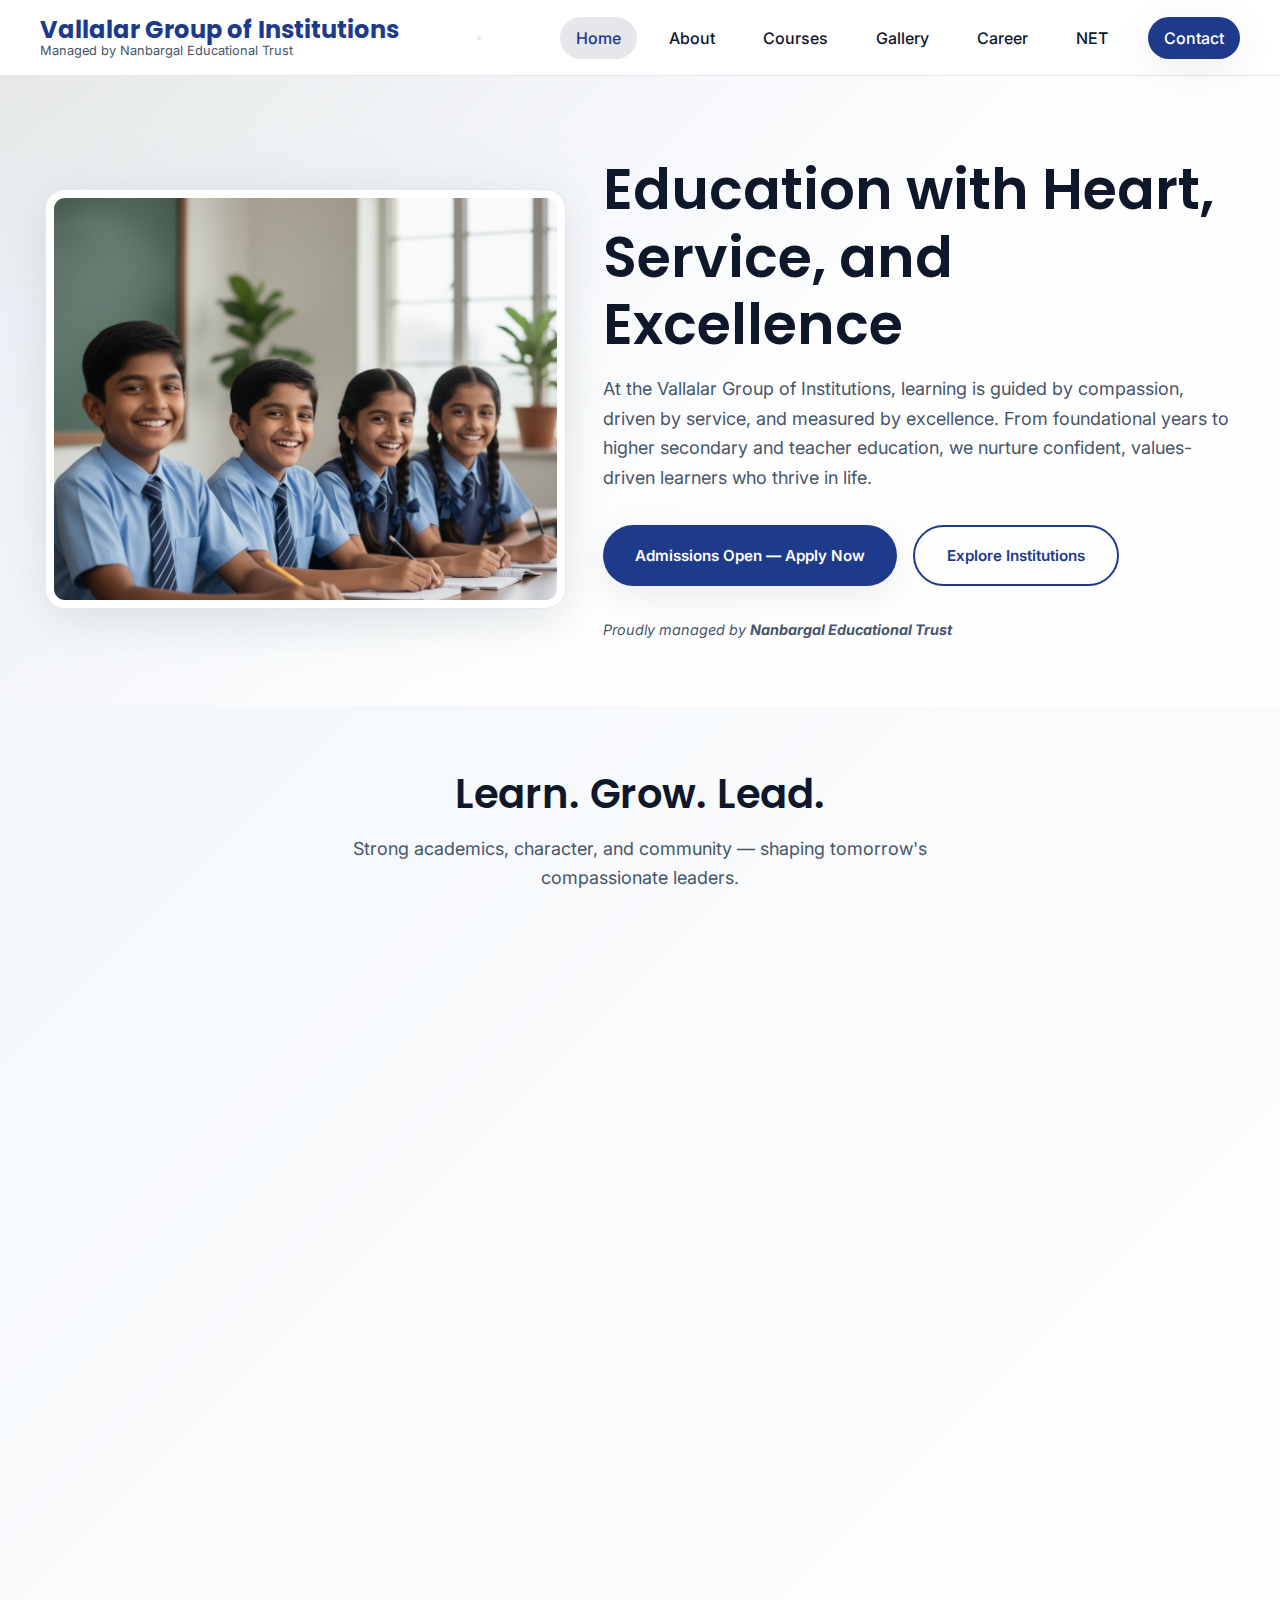
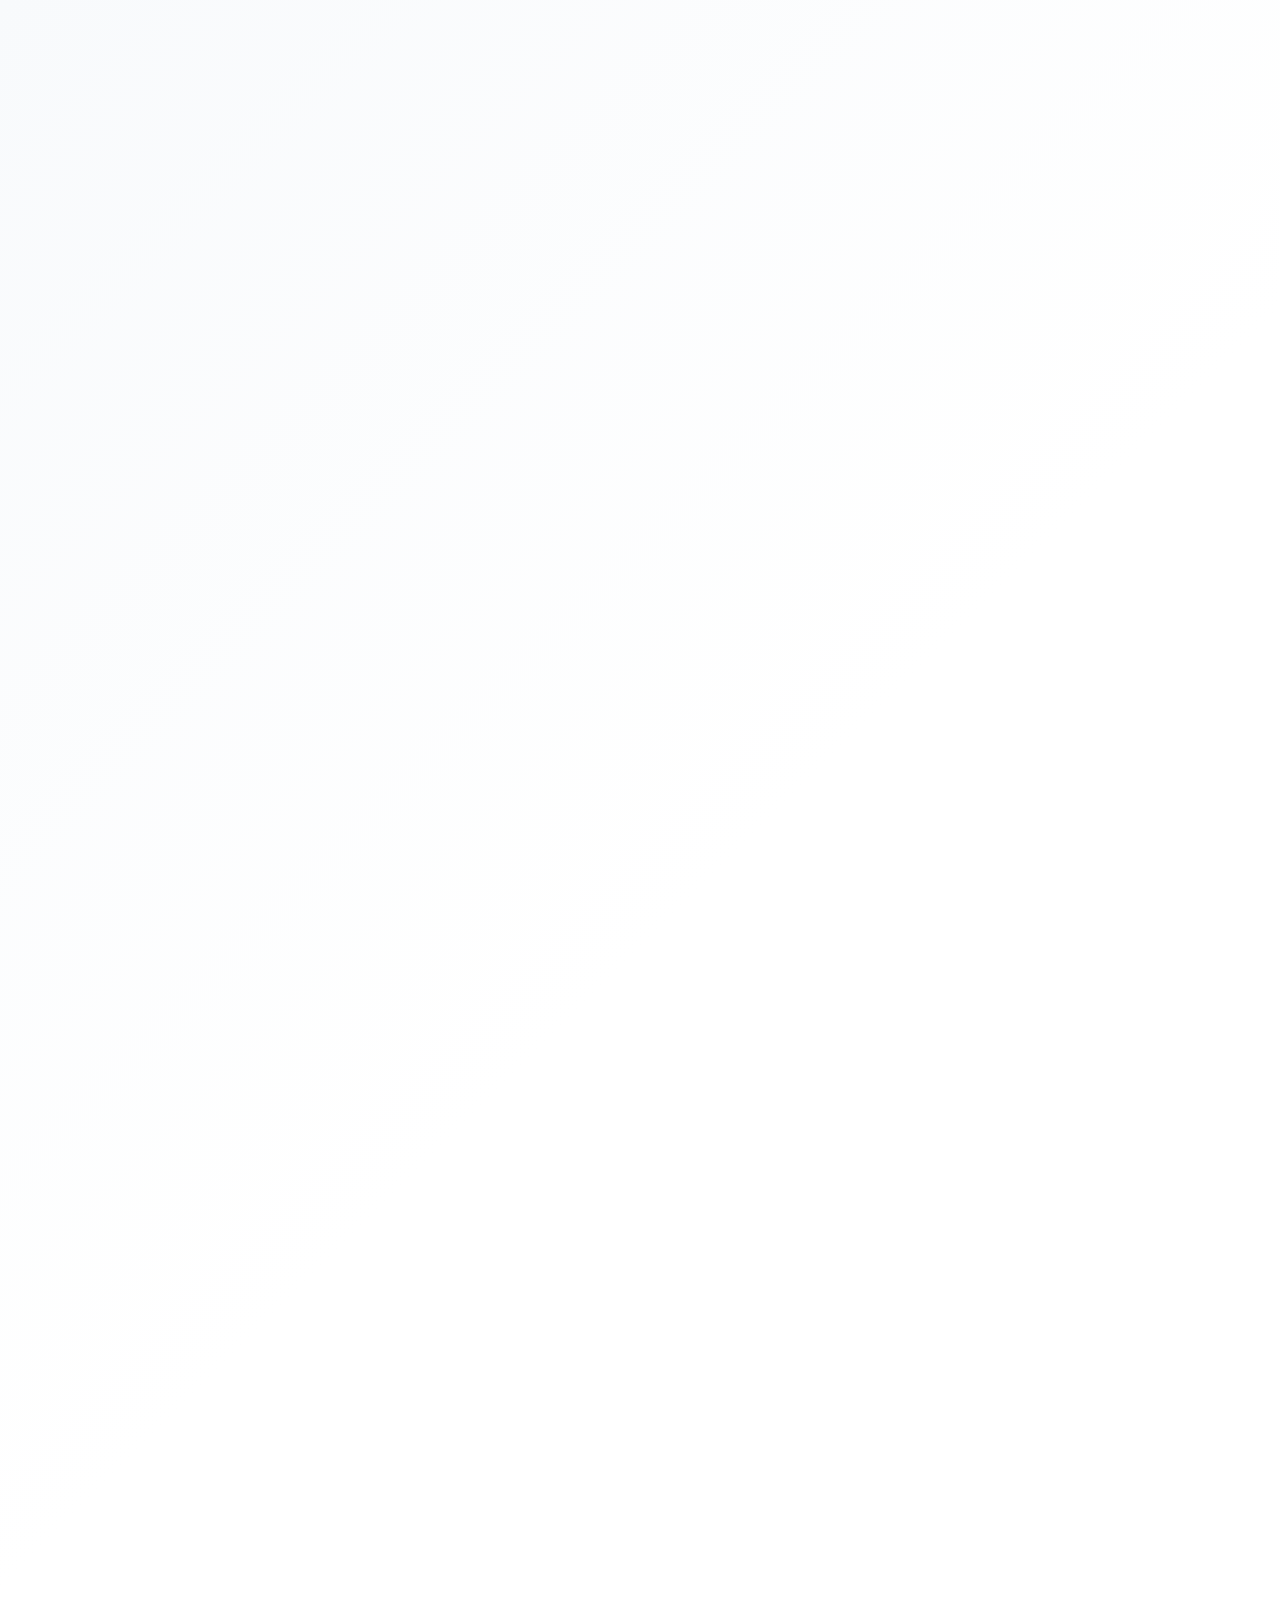
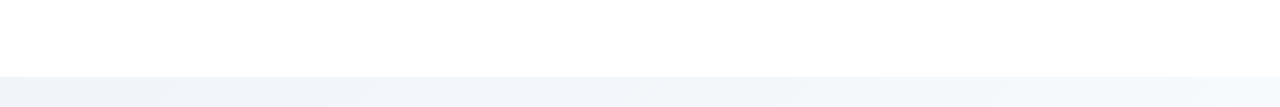
<file: index.html>
<!DOCTYPE html>
<html lang="en">
  <head>
    <meta charset="UTF-8" />
    <meta name="viewport" content="width=device-width, initial-scale=1.0" />
    <meta name="description" content="Vallalar Group of Institutions, managed by Nanbargal Educational Trust – compassionate, service-minded, and excellent education from early years to teacher education." />
    <title>Vallalar Group of Institutions | Home</title>
    <link rel="preconnect" href="https://fonts.googleapis.com" />
    <link rel="preconnect" href="https://fonts.gstatic.com" crossorigin />
    <link href="https://fonts.googleapis.com/css2?family=Inter:wght@300;400;500;600;700;800&family=Poppins:wght@500;600;700&display=swap" rel="stylesheet" />
    <link rel="stylesheet" href="assets/css/styles.css" />
  </head>
  <body>
    <header class="site-header">
      <div class="container header-wrap">
        <a class="brand" href="index.html" aria-label="Vallalar Group of Institutions home">
          <span class="brand-title">Vallalar Group of Institutions</span>
          <span class="brand-sub">Managed by Nanbargal Educational Trust</span>
        </a>
        <button class="nav-toggle" aria-expanded="false" aria-controls="primary-nav" aria-label="Toggle navigation">
          <span class="nav-toggle-bar"></span>
          <span class="nav-toggle-bar"></span>
          <span class="nav-toggle-bar"></span>
        </button>
        <nav id="primary-nav" class="site-nav" aria-label="Primary">
          <button class="nav-close" aria-label="Close navigation">×</button>
          <ul>
            <li><a class="active" href="index.html">Home</a></li>
            <li><a href="about.html">About</a></li>
            <li><a href="courses.html">Courses</a></li>
            <li><a href="gallery.html">Gallery</a></li>
            <li><a href="career.html">Career</a></li>
            <li><a href="net.html">NET</a></li>
            <li><a class="btn btn-sm btn-primary" href="contact.html">Contact</a></li>
          </ul>
        </nav>
      </div>
    </header>

    <main>
      <section class="hero">
        <div class="container hero-grid">
          <div class="hero-visual" aria-hidden="true">
            <div class="hero-blob"></div>
            <div class="hero-image">
              <img src="mainindex.png" alt="Vallalar Group of Institutions" />
            </div>
          </div>
          <div class="hero-copy">
            <h1>Education with Heart, Service, and Excellence</h1>
            <p>
              At the Vallalar Group of Institutions, learning is guided by compassion,
              driven by service, and measured by excellence. From foundational years
              to higher secondary and teacher education, we nurture confident,
              values-driven learners who thrive in life.
            </p>
            <div class="hero-ctas">
              <a class="btn btn-primary" href="contact.html">Admissions Open — Apply Now</a>
              <a class="btn btn-outline" href="#institutions">Explore Institutions</a>
            </div>
            <div class="trust-note">Proudly managed by <strong>Nanbargal Educational Trust</strong></div>
          </div>
        </div>
      </section>

      <section class="section">
        <div class="container">
          <header class="section-head">
            <h2>Learn. Grow. Lead.</h2>
            <p>Strong academics, character, and community — shaping tomorrow's compassionate leaders.</p>
          </header>
          <div class="grid four">
            <article class="card icon-card">
              <div class="icon-circle" aria-hidden="true">
                <svg viewBox="0 0 24 24" fill="currentColor" aria-hidden="true"><path d="M12 3l9 4.5v9L12 21 3 16.5v-9L12 3zm0 2.18L5 8v8l7 3.18L19 16V8l-7-2.82z"/></svg>
              </div>
              <h3>Our Values</h3>
              <p class="muted">Compassion, Service, and Excellence anchor everything we do.</p>
            </article>
            <article class="card icon-card">
              <div class="icon-circle" aria-hidden="true">
                <svg viewBox="0 0 24 24" fill="currentColor" aria-hidden="true"><path d="M4 6h16v2H4V6zm0 5h10v2H4v-2zm0 5h16v2H4v-2z"/></svg>
              </div>
              <h3>Programs</h3>
              <p class="muted">From early years to senior secondary and teacher education.</p>
            </article>
            <article class="card icon-card">
              <div class="icon-circle" aria-hidden="true">
                <svg viewBox="0 0 24 24" fill="currentColor" aria-hidden="true"><path d="M12 12c2.21 0 4-1.79 4-4S14.21 4 12 4 8 5.79 8 8s1.79 4 4 4zm0 2c-2.67 0-8 1.34-8 4v2h16v-2c0-2.66-5.33-4-8-4z"/></svg>
              </div>
              <h3>Clubs & Sports</h3>
              <p class="muted">STEM, arts, literature, eco-club, and competitive sports.</p>
            </article>
            <article class="card icon-card">
              <div class="icon-circle" aria-hidden="true">
                <svg viewBox="0 0 24 24" fill="currentColor" aria-hidden="true"><path d="M12 7V3L1 9l11 6 9-4.91V17h2V9L12 7z"/></svg>
              </div>
              <h3>Safe Campus</h3>
              <p class="muted">A nurturing environment with attentive care and guidance.</p>
            </article>
          </div>
        </div>
      </section>

      <section id="institutions" class="section">
        <div class="container">
          <header class="section-head">
            <h2>Our Institutions</h2>
            <p>One vision, many pathways — growing every learner with care and purpose.</p>
          </header>

          <div class="grid four">
            <article class="card">
              <h3>V Kids</h3>
              <p class="muted">Early Years Foundational Program</p>
              <ul class="checklist">
                <li>Warm, compassionate classrooms that feel like home</li>
                <li>Play-based literacy and numeracy for joyful discovery</li>
                <li>Social-emotional learning rooted in empathy</li>
              </ul>
              <div class="card-cta">
                <a class="link" href="about.html">Learn more</a>
              </div>
            </article>

            <article class="card">
              <h3>Vallalar Matric Higher Secondary School</h3>
              <p class="muted">Matriculation (Grades VI–XII)</p>
              <ul class="checklist">
                <li>Strong academics with practical labs and Olympiad prep</li>
                <li>Clubs, arts, sports, and leadership opportunities</li>
                <li>Mentorship, counseling, and growth mindset culture</li>
              </ul>
              <div class="card-cta">
                <a class="link" href="courses.html">Explore courses</a>
              </div>
            </article>

            <article class="card">
              <h3>Vallalar CBSE School</h3>
              <p class="muted">CBSE Curriculum (Grades I–XII)</p>
              <ul class="checklist">
                <li>Concept mastery with activity-based learning</li>
                <li>STEM projects, coding, and experiential labs</li>
                <li>Holistic growth through yoga, arts, and community service</li>
              </ul>
              <div class="card-cta">
                <a class="link" href="courses.html#streams">View senior streams</a>
              </div>
            </article>

            <article class="card">
              <h3>Vallalar B.Ed College</h3>
              <p class="muted">Teacher Education</p>
              <ul class="checklist">
                <li>Competency-based teacher preparation</li>
                <li>School internships and reflective practice</li>
                <li>Workshops in inclusive and value-centered pedagogy</li>
              </ul>
              <div class="card-cta">
                <a class="link" href="about.html#mission">Our mission & vision</a>
              </div>
            </article>
          </div>
        </div>
      </section>

      <section class="section alt">
        <div class="container grid two">
          <div>
            <h3>Why Families Choose Vallalar</h3>
            <ul class="checklist">
              <li>Values-first education anchored in compassion and service</li>
              <li>Safe, nurturing campus with attentive personal care</li>
              <li>Strong academics with experiential, future-ready learning</li>
              <li>Dedicated teachers, mentorship, and career guidance</li>
            </ul>
          </div>
          <div>
            <h3>Beyond the Classroom</h3>
            <ul class="checklist">
              <li>Clubs: STEM, Literature, Arts, Eco, Entrepreneurship</li>
              <li>Sports and wellness with certified coaches</li>
              <li>Community service and character-building initiatives</li>
              <li>Showcase events, expos, and Olympiad participation</li>
            </ul>
          </div>
        </div>
      </section>

      <section class="section">
        <div class="container">
          <header class="section-head">
            <h2>Find Us</h2>
            <p>Visit our campus — we’d love to meet you.</p>
          </header>
          <div class="map-wrap" style="border-radius: 14px; overflow: hidden; box-shadow: var(--shadow); border: 1px solid var(--color-accent);">
            <iframe title="Campus Map" src="https://www.google.com/maps/embed?pb=!1m18!1m12!1m3!1d3907.520281613671!2d79.55184337674258!3d11.65749314232141!2m3!1f0!2f0!3f0!3m2!1i1024!2i768!4f13.1!3m3!1m2!1s0x3a54b07d28e3fe03%3A0x622b9990c0fa8fab!2sVallalaar%20Matriculation%20Higher%20Secondary%20School!5e0!3m2!1sen!2sin!4v1758046367361!5m2!1sen!2sin" width="100%" height="360" style="border:0;" allowfullscreen="" loading="lazy" referrerpolicy="no-referrer-when-downgrade"></iframe>
          </div>
        </div>
      </section>

    </main>

    <footer class="site-footer">
      <div class="container footer-grid">
        <div>
          <div class="brand-title">Vallalar Group of Institutions</div>
          <p class="muted">Compassion • Service • Excellence</p>
        </div>
        <div>
          <nav aria-label="Footer">
            <ul class="footer-links">
              <li><a href="about.html">About</a></li>
              <li><a href="courses.html">Courses</a></li>
              <li><a href="gallery.html">Gallery</a></li>
              <li><a href="contact.html">Contact</a></li>
            </ul>
          </nav>
        </div>
        <div>
          <p class="muted small">Managed by Nanbargal Educational Trust</p>
          <p class="muted small">© <span id="year"></span> Vallalar Group of Institutions. All rights reserved.</p>
        </div>
      </div>
    </footer>

    <a class="contact-fab" href="contact.html" aria-label="Contact us">
      <svg viewBox="0 0 24 24" fill="currentColor" aria-hidden="true"><path d="M21 16.5v3a1.5 1.5 0 0 1-1.65 1.49A19.86 19.86 0 0 1 3 5.65 1.5 1.5 0 0 1 4.49 4h3A1.5 1.5 0 0 1 9 5.5v2a1.5 1.5 0 0 1-.44 1.06l-1.2 1.2a16 16 0 0 0 6.88 6.88l1.2-1.2A1.5 1.5 0 0 1 16.5 15h2A1.5 1.5 0 0 1 20 16.5z"/></svg>
      Contact
    </a>
    <script src="assets/js/script.js"></script>
  </body>
  </html>
</file>
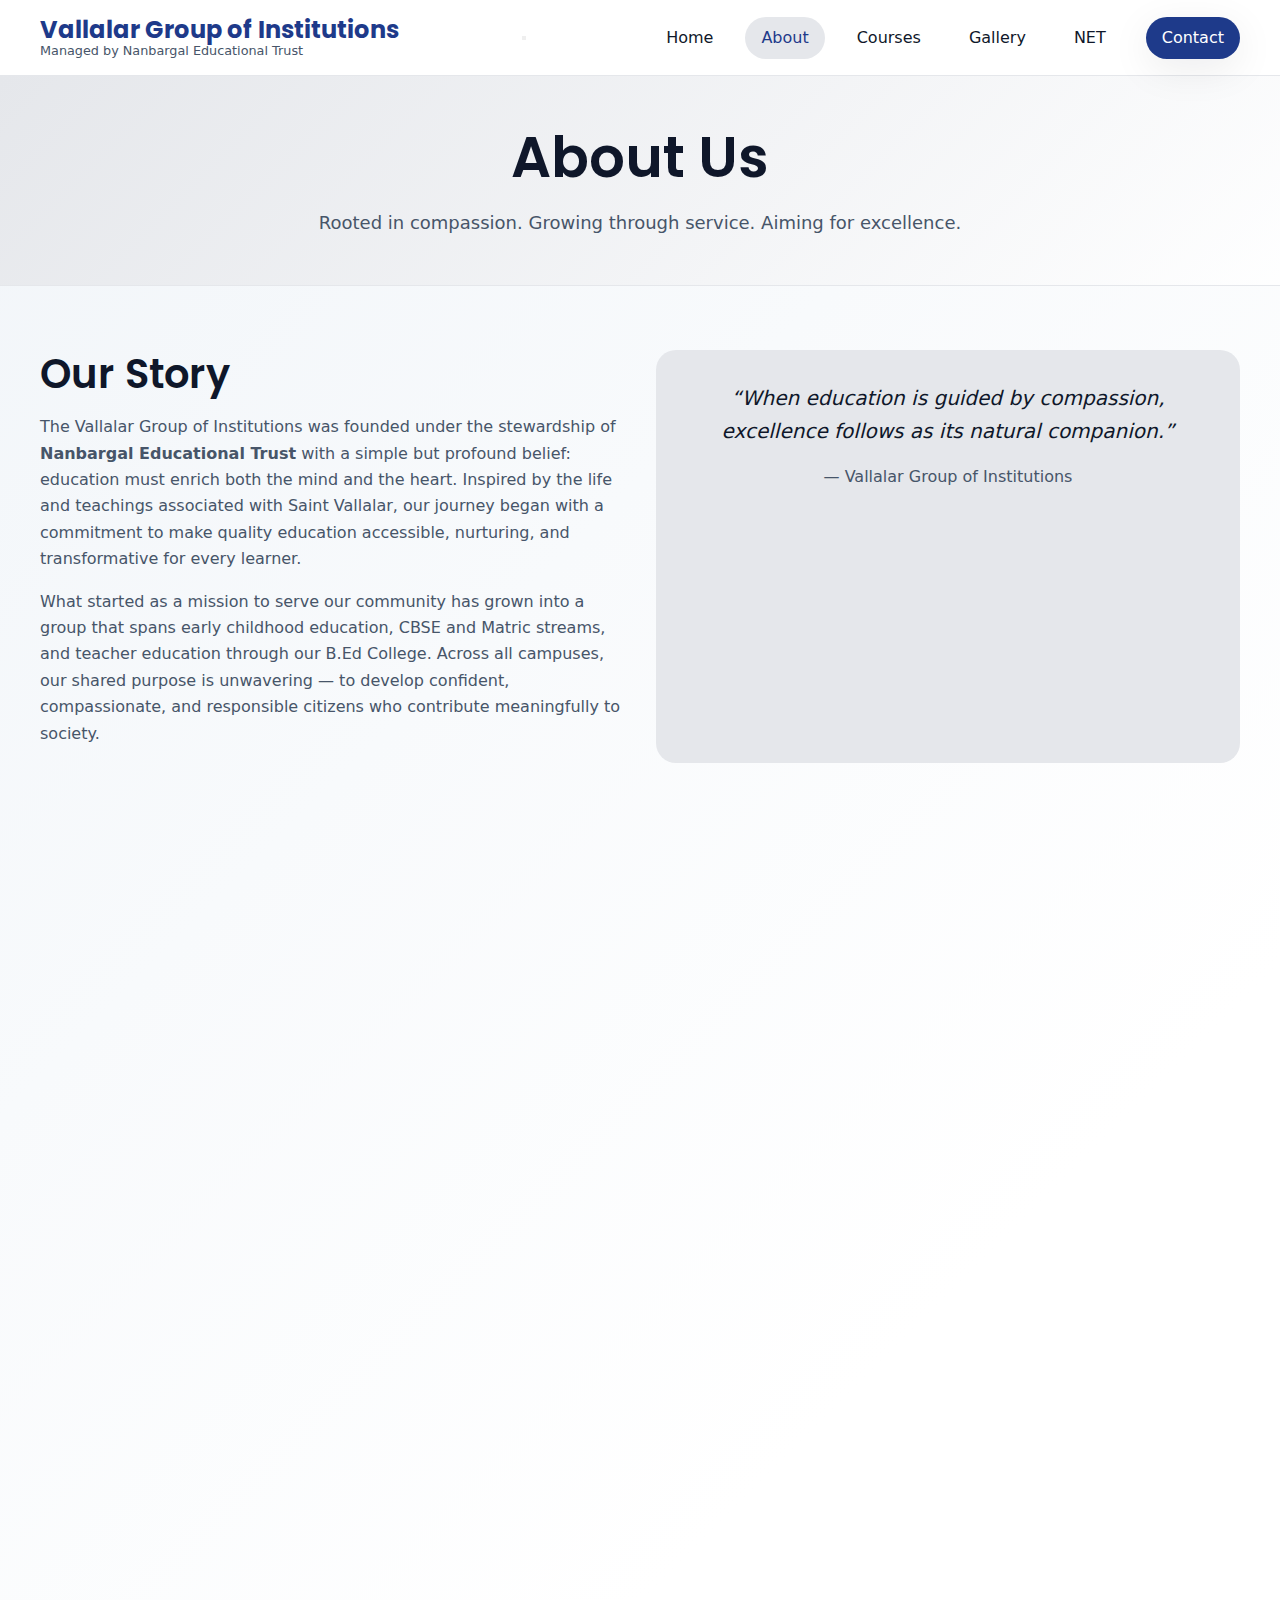
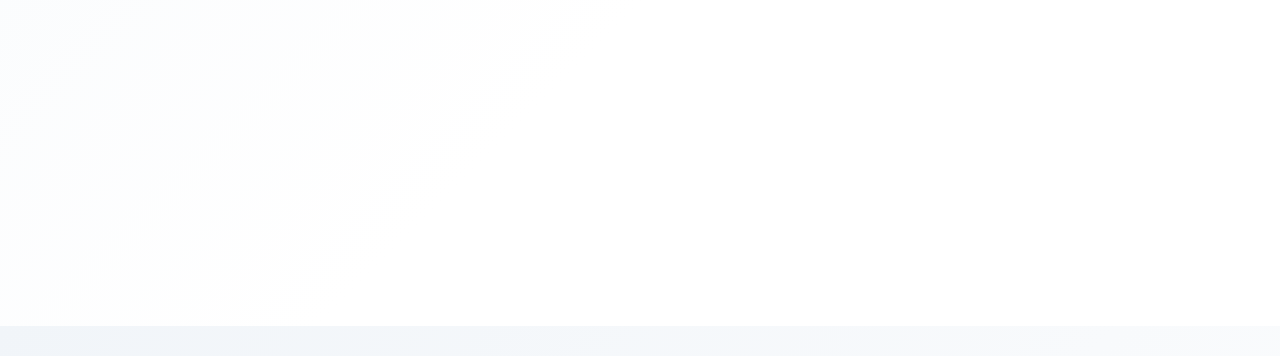
<file: about.html>
<!DOCTYPE html>
<html lang="en">
  <head>
    <meta charset="UTF-8" />
    <meta name="viewport" content="width=device-width, initial-scale=1.0" />
    <meta name="description" content="About Vallalar Group of Institutions and Nanbargal Educational Trust – history, mission, and vision shaped by compassion, service, and excellence." />
    <title>About | Vallalar Group of Institutions</title>
    <link rel="preconnect" href="https://fonts.googleapis.com" />
    <link rel="preconnect" href="https://fonts.gstatic.com" crossorigin />
    <link href="https://fonts.googleapis.com/css2?family=Open+Sans:wght@300;400;500;600;700&family=Poppins:wght@300;400;500;600;700&display=swap" rel="stylesheet" />
    <link rel="stylesheet" href="assets/css/styles.css" />
  </head>
  <body>
    <header class="site-header">
      <div class="container header-wrap">
        <a class="brand" href="index.html" aria-label="Vallalar Group of Institutions home">
          <span class="brand-title">Vallalar Group of Institutions</span>
          <span class="brand-sub">Managed by Nanbargal Educational Trust</span>
        </a>
        <button class="nav-toggle" aria-expanded="false" aria-controls="primary-nav" aria-label="Toggle navigation">
          <span class="nav-toggle-bar"></span>
          <span class="nav-toggle-bar"></span>
          <span class="nav-toggle-bar"></span>
        </button>
        <nav id="primary-nav" class="site-nav" aria-label="Primary">
          <button class="nav-close" aria-label="Close navigation">×</button>
          <ul>
            <li><a href="index.html">Home</a></li>
            <li><a class="active" href="about.html">About</a></li>
            <li><a href="courses.html">Courses</a></li>
            <li><a href="gallery.html">Gallery</a></li>
            <li><a href="net.html">NET</a></li>
            <li><a class="btn btn-sm btn-primary" href="contact.html">Contact</a></li>
          </ul>
        </nav>
      </div>
    </header>

    <main>
      <section class="page-hero">
        <div class="container">
          <h1>About Us</h1>
          <p class="lead">Rooted in compassion. Growing through service. Aiming for excellence.</p>
        </div>
      </section>

      <section class="section">
        <div class="container grid two">
          <div>
            <h2>Our Story</h2>
            <p>
              The Vallalar Group of Institutions was founded under the stewardship of
              <strong>Nanbargal Educational Trust</strong> with a simple but profound belief:
              education must enrich both the mind and the heart. Inspired by the life and
              teachings associated with Saint Vallalar, our journey began with a commitment
              to make quality education accessible, nurturing, and transformative for every learner.
            </p>
            <p>
              What started as a mission to serve our community has grown into a group that spans
              early childhood education, CBSE and Matric streams, and teacher education through our B.Ed College.
              Across all campuses, our shared purpose is unwavering — to develop confident, compassionate,
              and responsible citizens who contribute meaningfully to society.
            </p>
          </div>
          <div class="about-quote">
            <blockquote>
              “When education is guided by compassion, excellence follows as its natural companion.”
            </blockquote>
            <p class="muted">— Vallalar Group of Institutions</p>
          </div>
        </div>
      </section>

      <section id="mission" class="section alt">
        <div class="container grid two">
          <div>
            <h2>Our Mission</h2>
            <p>
              To provide a values-centered, future-ready education that cultivates curiosity, character,
              and competence. We strive to create safe and joyful learning environments where every learner
              is seen, supported, and challenged to achieve their best.
            </p>
            <ul class="checklist">
              <li>Deliver strong academics through experiential and inquiry-based learning</li>
              <li>Develop empathy, integrity, and a spirit of service</li>
              <li>Foster creativity, collaboration, and leadership</li>
              <li>Partner with families to support every child’s unique pathway</li>
            </ul>
          </div>
          <div>
            <h2>Our Vision</h2>
            <p>
              To be a beacon of compassionate excellence — known for nurturing thoughtful, confident,
              and socially responsible learners who are prepared to lead with wisdom and care.
            </p>
            <div class="pill-group">
              <span class="pill">Compassion</span>
              <span class="pill">Service</span>
              <span class="pill">Excellence</span>
              <span class="pill">Integrity</span>
              <span class="pill">Curiosity</span>
            </div>
          </div>
        </div>
      </section>

      <section class="section">
        <div class="container">
          <h2>What Sets Us Apart</h2>
          <div class="grid three features">
            <div class="feature">
              <h3>Nurturing Environment</h3>
              <p>Small classroom ratios, attentive care, and safe, inspiring spaces.</p>
            </div>
            <div class="feature">
              <h3>Excellence with Purpose</h3>
              <p>Strong scholastic foundations and future-ready competencies.</p>
            </div>
            <div class="feature">
              <h3>Community & Service</h3>
              <p>Character education and community engagement at the heart of schooling.</p>
            </div>
          </div>
        </div>
      </section>
    </main>

    <footer class="site-footer">
      <div class="container footer-grid">
        <div>
          <div class="brand-title">Vallalar Group of Institutions</div>
          <p class="muted">Compassion • Service • Excellence</p>
        </div>
        <div>
          <nav aria-label="Footer">
            <ul class="footer-links">
              <li><a href="about.html" aria-current="page">About</a></li>
              <li><a href="courses.html">Courses</a></li>
              <li><a href="gallery.html">Gallery</a></li>
              <li><a href="contact.html">Contact</a></li>
            </ul>
          </nav>
        </div>
        <div>
          <p class="muted small">Managed by Nanbargal Educational Trust</p>
          <p class="muted small">© <span id="year"></span> Vallalar Group of Institutions. All rights reserved.</p>
        </div>
      </div>
    </footer>

    <script src="assets/js/script.js"></script>
  </body>
  </html>
</file>
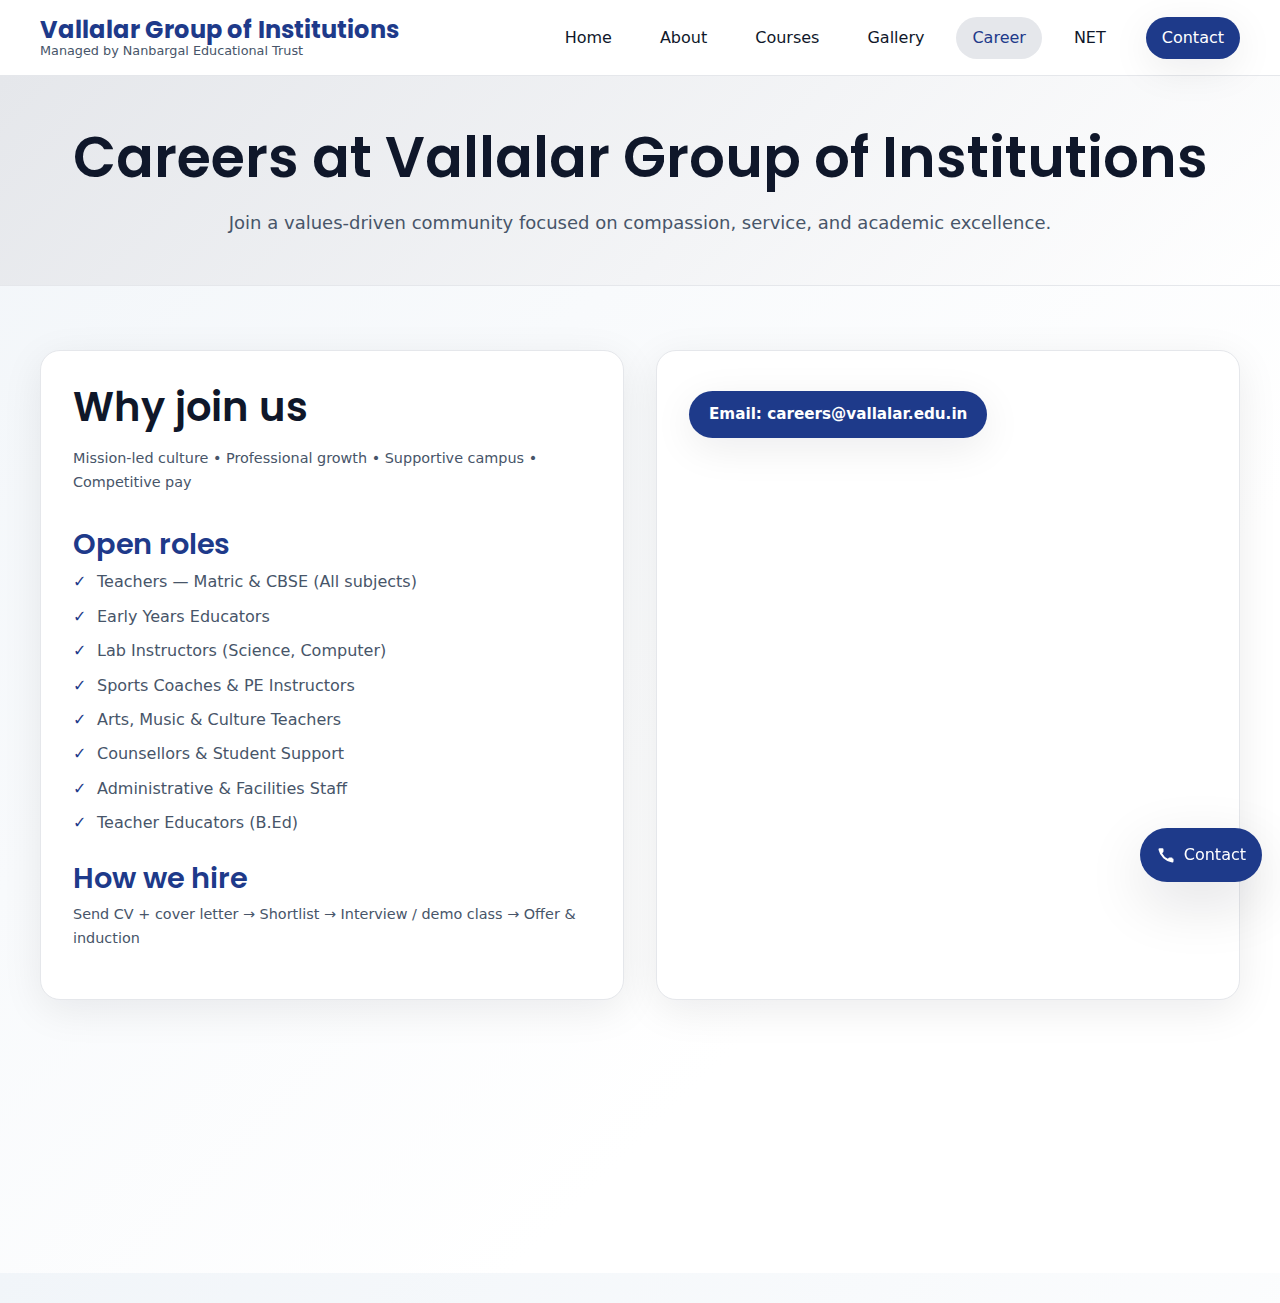
<file: career.html>
<!DOCTYPE html>
<html lang="en">
  <head>
    <meta charset="UTF-8" />
    <meta name="viewport" content="width=device-width, initial-scale=1.0" />
    <meta name="description" content="Careers at Vallalar Group of Institutions — join a values-driven community focused on compassion, service, and academic excellence." />
    <title>Careers | Vallalar Group of Institutions</title>
    <link rel="preconnect" href="https://fonts.googleapis.com" />
    <link rel="preconnect" href="https://fonts.gstatic.com" crossorigin />
    <link href="https://fonts.googleapis.com/css2?family=Open+Sans:wght@300;400;500;600;700&family=Poppins:wght@300;400;500;600;700&display=swap" rel="stylesheet" />
    <link rel="stylesheet" href="assets/css/styles.css" />
  </head>
  <body>
    <header class="site-header">
      <div class="container header-wrap">
        <a class="brand" href="index.html" aria-label="Vallalar Group of Institutions home">
          <span class="brand-title">Vallalar Group of Institutions</span>
          <span class="brand-sub">Managed by Nanbargal Educational Trust</span>
        </a>
        <button id="nav-toggle" class="hamburger" aria-label="Toggle navigation" aria-expanded="false">
          <span class="bar"></span>
          <span class="bar"></span>
          <span class="bar"></span>
        </button>
        <nav id="primary-nav" class="site-nav" aria-label="Primary">
          <button class="nav-close" aria-label="Close navigation">×</button>
          <ul>
            <li><a href="index.html">Home</a></li>
            <li><a href="about.html">About</a></li>
            <li><a href="courses.html">Courses</a></li>
            <li><a href="gallery.html">Gallery</a></li>
            <li><a class="active" href="career.html">Career</a></li>
            <li><a href="net.html">NET</a></li>
            <li><a class="btn btn-sm btn-primary" href="contact.html">Contact</a></li>
          </ul>
        </nav>
      </div>
    </header>

    <main>
      <section class="page-hero">
        <div class="container">
          <h1>Careers at Vallalar Group of Institutions</h1>
          <p class="lead">Join a values-driven community focused on compassion, service, and academic excellence.</p>
        </div>
      </section>

      <section class="section">
        <div class="container grid two">
          <div class="card">
            <h2>Why join us</h2>
            <p class="muted">Mission-led culture • Professional growth • Supportive campus • Competitive pay</p>

            <h3 style="margin-top: 1rem;">Open roles</h3>
            <ul class="checklist">
              <li>Teachers — Matric &amp; CBSE (All subjects)</li>
              <li>Early Years Educators</li>
              <li>Lab Instructors (Science, Computer)</li>
              <li>Sports Coaches &amp; PE Instructors</li>
              <li>Arts, Music &amp; Culture Teachers</li>
              <li>Counsellors &amp; Student Support</li>
              <li>Administrative &amp; Facilities Staff</li>
              <li>Teacher Educators (B.Ed)</li>
            </ul>

            <h3 style="margin-top: 1rem;">How we hire</h3>
            <p class="muted">Send CV + cover letter → Shortlist → Interview / demo class → Offer &amp; induction</p>
          </div>

          <aside class="card">
            <div class="apply-cta">
              <a class="btn btn-primary" href="mailto:careers@vallalar.edu.in?subject=Application%20for%20%5BRole%5D">Email: careers@vallalar.edu.in</a>
            </div>
          </aside>
        </div>
      </section>
    </main>

    <footer class="site-footer">
      <div class="container footer-grid">
        <div>
          <div class="brand-title">Vallalar Group of Institutions</div>
          <p class="muted">Compassion • Service • Excellence</p>
        </div>
        <div>
          <nav aria-label="Footer">
            <ul class="footer-links">
              <li><a href="about.html">About</a></li>
              <li><a href="courses.html">Courses</a></li>
              <li><a href="gallery.html">Gallery</a></li>
              <li><a href="contact.html">Contact</a></li>
            </ul>
          </nav>
        </div>
        <div>
          <p class="muted small">Managed by Nanbargal Educational Trust</p>
          <p class="muted small">© <span id="year"></span> Vallalar Group of Institutions. All rights reserved.</p>
        </div>
      </div>
    </footer>
    <a class="contact-fab" href="contact.html" aria-label="Contact us">
      <svg viewBox="0 0 24 24" fill="currentColor" aria-hidden="true"><path d="M21 16.5v3a1.5 1.5 0 0 1-1.65 1.49A19.86 19.86 0 0 1 3 5.65 1.5 1.5 0 0 1 4.49 4h3A1.5 1.5 0 0 1 9 5.5v2a1.5 1.5 0 0 1-.44 1.06l-1.2 1.2a16 16 0 0 0 6.88 6.88l1.2-1.2A1.5 1.5 0 0 1 16.5 15h2A1.5 1.5 0 0 1 20 16.5z"/></svg>
      Contact
    </a>
    <script src="assets/js/script.js"></script>
  </body>
  </html>
</file>
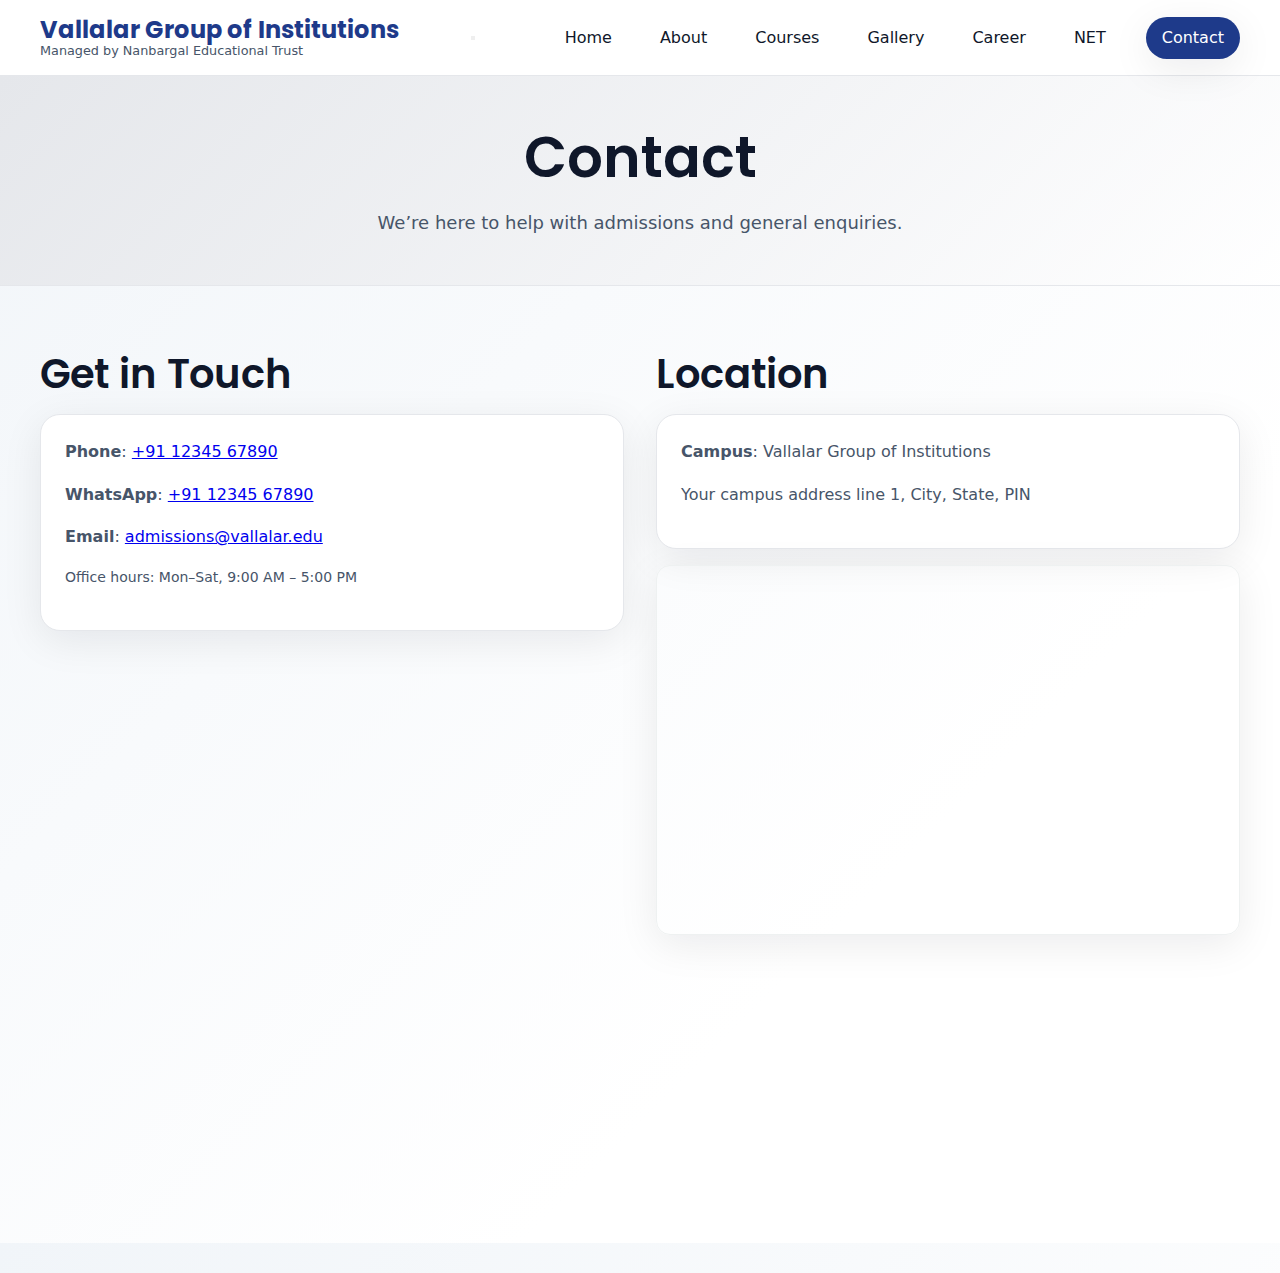
<file: contact.html>
<!DOCTYPE html>
<html lang="en">
  <head>
    <meta charset="UTF-8" />
    <meta name="viewport" content="width=device-width, initial-scale=1.0" />
    <meta name="description" content="Contact Vallalar Group of Institutions – phone, WhatsApp, email, and campus location map." />
    <title>Contact | Vallalar Group of Institutions</title>
    <link rel="preconnect" href="https://fonts.googleapis.com" />
    <link rel="preconnect" href="https://fonts.gstatic.com" crossorigin />
    <link href="https://fonts.googleapis.com/css2?family=Open+Sans:wght@300;400;500;600;700&family=Poppins:wght@300;400;500;600;700&display=swap" rel="stylesheet" />
    <link rel="stylesheet" href="assets/css/styles.css" />
  </head>
  <body>
    <header class="site-header">
      <div class="container header-wrap">
        <a class="brand" href="index.html" aria-label="Vallalar Group of Institutions home">
          <span class="brand-title">Vallalar Group of Institutions</span>
          <span class="brand-sub">Managed by Nanbargal Educational Trust</span>
        </a>
        <button class="nav-toggle" aria-expanded="false" aria-controls="primary-nav" aria-label="Toggle navigation">
          <span class="nav-toggle-bar"></span>
          <span class="nav-toggle-bar"></span>
          <span class="nav-toggle-bar"></span>
        </button>
        <nav id="primary-nav" class="site-nav" aria-label="Primary">
          <button class="nav-close" aria-label="Close navigation">×</button>
          <ul>
            <li><a href="index.html">Home</a></li>
            <li><a href="about.html">About</a></li>
            <li><a href="courses.html">Courses</a></li>
            <li><a href="gallery.html">Gallery</a></li>
            <li><a href="career.html">Career</a></li>
            <li><a href="net.html">NET</a></li>
            <li><a class="btn btn-sm btn-primary active" href="contact.html">Contact</a></li>
          </ul>
        </nav>
      </div>
    </header>

    <main>
      <section class="page-hero">
        <div class="container">
          <h1>Contact</h1>
          <p class="lead">We’re here to help with admissions and general enquiries.</p>
        </div>
      </section>

      <section class="section">
        <div class="container grid two">
          <div>
            <h2>Get in Touch</h2>
            <div class="feature">
              <p><strong>Phone</strong>: <a href="tel:+911234567890">+91 12345 67890</a></p>
              <p><strong>WhatsApp</strong>: <a href="https://wa.me/911234567890" target="_blank" rel="noopener">+91 12345 67890</a></p>
              <p><strong>Email</strong>: <a href="mailto:admissions@vallalar.edu">admissions@vallalar.edu</a></p>
              <p class="muted small">Office hours: Mon–Sat, 9:00 AM – 5:00 PM</p>
            </div>

          </div>

          <div>
            <h2>Location</h2>
            <div class="feature">
              <p><strong>Campus</strong>: Vallalar Group of Institutions</p>
              <p class="muted">Your campus address line 1, City, State, PIN</p>
            </div>
            <div class="map-wrap" style="margin-top: 12px; border-radius: 14px; overflow: hidden; box-shadow: var(--shadow); border: 1px solid #eef1f1;">
              <iframe title="Campus Map" src="https://www.google.com/maps/embed?pb=!1m18!1m12!1m3!1d3907.520281613671!2d79.55184337674258!3d11.65749314232141!2m3!1f0!2f0!3f0!3m2!1i1024!2i768!4f13.1!3m3!1m2!1s0x3a54b07d28e3fe03%3A0x622b9990c0fa8fab!2sVallalaar%20Matriculation%20Higher%20Secondary%20School!5e0!3m2!1sen!2sin!4v1758046367361!5m2!1sen!2sin" width="100%" height="360" style="border:0;" allowfullscreen="" loading="lazy" referrerpolicy="no-referrer-when-downgrade"></iframe>
            </div>
          </div>
        </div>
      </section>
    </main>

    <footer class="site-footer">
      <div class="container footer-grid">
        <div>
          <div class="brand-title">Vallalar Group of Institutions</div>
          <p class="muted">Compassion • Service • Excellence</p>
        </div>
        <div>
          <nav aria-label="Footer">
            <ul class="footer-links">
              <li><a href="about.html">About</a></li>
              <li><a href="courses.html">Courses</a></li>
              <li><a href="gallery.html">Gallery</a></li>
              <li><a href="contact.html" aria-current="page">Contact</a></li>
              <li><a href="net.html">NET</a></li>
            </ul>
          </nav>
        </div>
        <div>
          <p class="muted small">Managed by Nanbargal Educational Trust</p>
          <p class="muted small">© <span id="year"></span> Vallalar Group of Institutions. All rights reserved.</p>
        </div>
      </div>
    </footer>

    <script src="assets/js/script.js"></script>
  </body>
  </html>
</file>
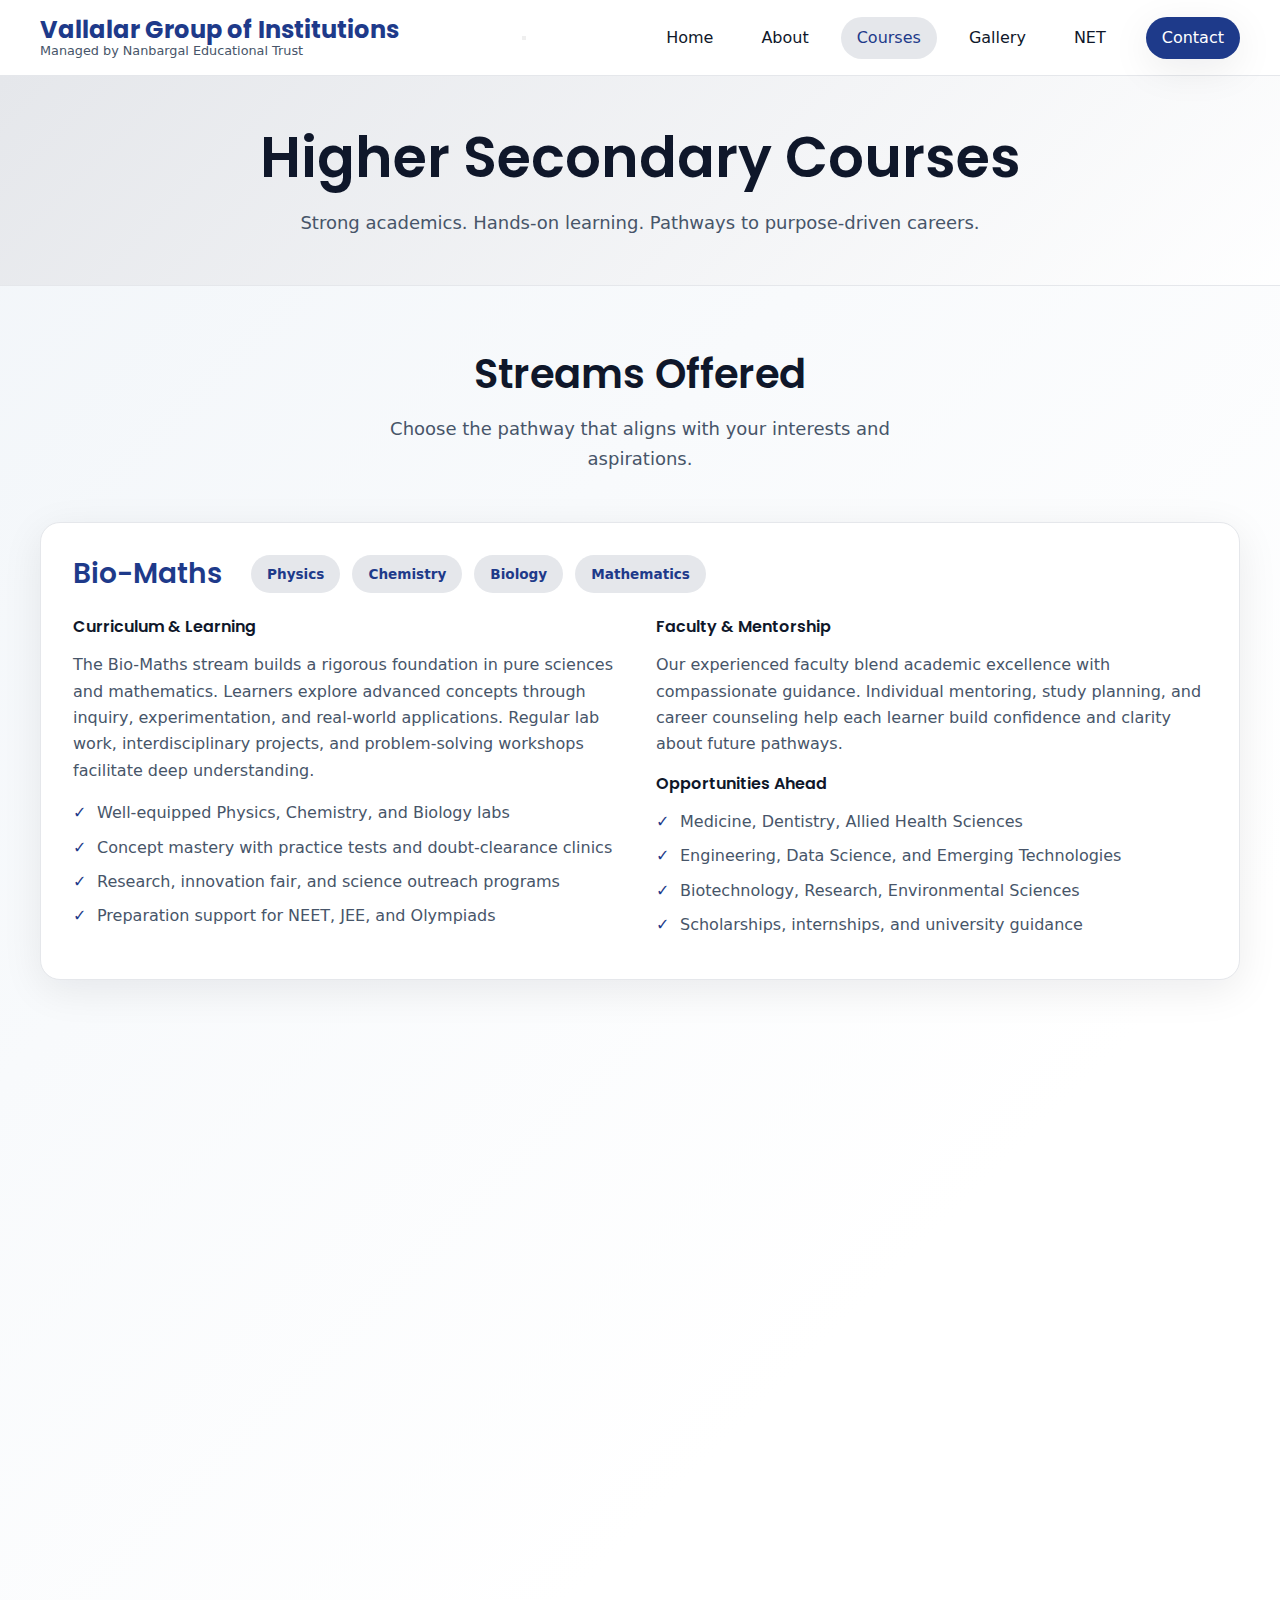
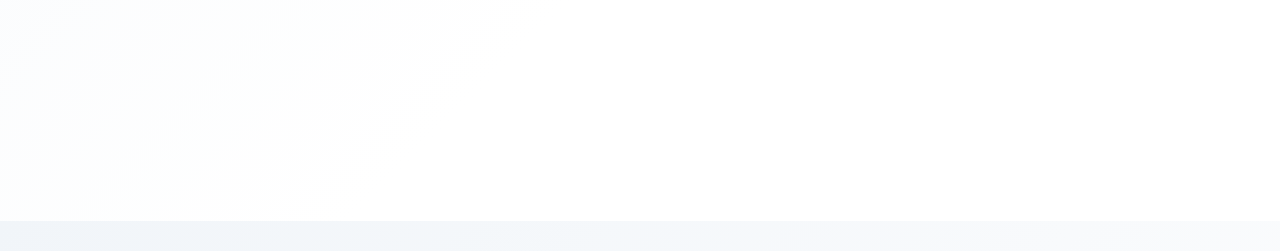
<file: courses.html>
<!DOCTYPE html>
<html lang="en">
  <head>
    <meta charset="UTF-8" />
    <meta name="viewport" content="width=device-width, initial-scale=1.0" />
    <meta name="description" content="Courses at Vallalar Group of Institutions – Bio-Maths and Commerce streams with experienced faculty, labs, projects, and career guidance." />
    <title>Courses | Vallalar Group of Institutions</title>
    <link rel="preconnect" href="https://fonts.googleapis.com" />
    <link rel="preconnect" href="https://fonts.gstatic.com" crossorigin />
    <link href="https://fonts.googleapis.com/css2?family=Open+Sans:wght@300;400;500;600;700&family=Poppins:wght@300;400;500;600;700&display=swap" rel="stylesheet" />
    <link rel="stylesheet" href="assets/css/styles.css" />
  </head>
  <body>
    <header class="site-header">
      <div class="container header-wrap">
        <a class="brand" href="index.html" aria-label="Vallalar Group of Institutions home">
          <span class="brand-title">Vallalar Group of Institutions</span>
          <span class="brand-sub">Managed by Nanbargal Educational Trust</span>
        </a>
        <button class="nav-toggle" aria-expanded="false" aria-controls="primary-nav" aria-label="Toggle navigation">
          <span class="nav-toggle-bar"></span>
          <span class="nav-toggle-bar"></span>
          <span class="nav-toggle-bar"></span>
        </button>
        <nav id="primary-nav" class="site-nav" aria-label="Primary">
          <button class="nav-close" aria-label="Close navigation">×</button>
          <ul>
            <li><a href="index.html">Home</a></li>
            <li><a href="about.html">About</a></li>
            <li><a class="active" href="courses.html">Courses</a></li>
            <li><a href="gallery.html">Gallery</a></li>
            <li><a href="net.html">NET</a></li>
            <li><a class="btn btn-sm btn-primary" href="contact.html">Contact</a></li>
          </ul>
        </nav>
      </div>
    </header>

    <main>
      <section class="page-hero">
        <div class="container">
          <h1>Higher Secondary Courses</h1>
          <p class="lead">Strong academics. Hands-on learning. Pathways to purpose-driven careers.</p>
        </div>
      </section>

      <section id="streams" class="section">
        <div class="container">
          <header class="section-head">
            <h2>Streams Offered</h2>
            <p>Choose the pathway that aligns with your interests and aspirations.</p>
          </header>

          <article class="stream">
            <div class="stream-head">
              <h3>Bio-Maths</h3>
              <div class="stream-pills">
                <span class="pill">Physics</span>
                <span class="pill">Chemistry</span>
                <span class="pill">Biology</span>
                <span class="pill">Mathematics</span>
              </div>
            </div>
            <div class="grid two">
              <div>
                <h4>Curriculum & Learning</h4>
                <p>
                  The Bio-Maths stream builds a rigorous foundation in pure sciences and mathematics.
                  Learners explore advanced concepts through inquiry, experimentation, and real-world applications.
                  Regular lab work, interdisciplinary projects, and problem-solving workshops facilitate deep understanding.
                </p>
                <ul class="checklist">
                  <li>Well-equipped Physics, Chemistry, and Biology labs</li>
                  <li>Concept mastery with practice tests and doubt-clearance clinics</li>
                  <li>Research, innovation fair, and science outreach programs</li>
                  <li>Preparation support for NEET, JEE, and Olympiads</li>
                </ul>
              </div>
              <div>
                <h4>Faculty & Mentorship</h4>
                <p>
                  Our experienced faculty blend academic excellence with compassionate guidance.
                  Individual mentoring, study planning, and career counseling help each learner build confidence
                  and clarity about future pathways.
                </p>
                <h4>Opportunities Ahead</h4>
                <ul class="checklist">
                  <li>Medicine, Dentistry, Allied Health Sciences</li>
                  <li>Engineering, Data Science, and Emerging Technologies</li>
                  <li>Biotechnology, Research, Environmental Sciences</li>
                  <li>Scholarships, internships, and university guidance</li>
                </ul>
              </div>
            </div>
          </article>

          <article class="stream">
            <div class="stream-head">
              <h3>Commerce</h3>
              <div class="stream-pills">
                <span class="pill">Accountancy</span>
                <span class="pill">Business Studies</span>
                <span class="pill">Economics</span>
                <span class="pill">Mathematics/CS</span>
              </div>
            </div>
            <div class="grid two">
              <div>
                <h4>Curriculum & Learning</h4>
                <p>
                  The Commerce stream develops financial literacy, analytical thinking, and entrepreneurial skills.
                  Case studies, simulations, and market projects help learners connect classroom concepts to industry realities.
                </p>
                <ul class="checklist">
                  <li>Foundation for CA, CMA, ACCA, and business degrees</li>
                  <li>Entrepreneurship, marketing labs, and finance clubs</li>
                  <li>Industry talks, visits, and practical projects</li>
                  <li>Career readiness through internships and competitions</li>
                </ul>
              </div>
              <div>
                <h4>Faculty & Mentorship</h4>
                <p>
                  Commerce educators with corporate exposure and teaching expertise mentor students with patience and clarity.
                  Guidance on choosing electives, building portfolios, and preparing for competitive exams is offered throughout.
                </p>
                <h4>Opportunities Ahead</h4>
                <ul class="checklist">
                  <li>Chartered Accountancy, Banking, and Finance</li>
                  <li>Business Management, Marketing, and HR</li>
                  <li>Economics, Public Policy, and Law</li>
                  <li>Startups and family business leadership</li>
                </ul>
              </div>
            </div>
          </article>

          <div class="apply-cta">
            <a class="btn btn-primary" href="contact.html">Contact About Admissions</a>
          </div>
        </div>
      </section>
    </main>

    <footer class="site-footer">
      <div class="container footer-grid">
        <div>
          <div class="brand-title">Vallalar Group of Institutions</div>
          <p class="muted">Compassion • Service • Excellence</p>
        </div>
        <div>
          <nav aria-label="Footer">
            <ul class="footer-links">
              <li><a href="about.html">About</a></li>
              <li><a href="courses.html" aria-current="page">Courses</a></li>
              <li><a href="gallery.html">Gallery</a></li>
              <li><a href="contact.html">Contact</a></li>
            </ul>
          </nav>
        </div>
        <div>
          <p class="muted small">Managed by Nanbargal Educational Trust</p>
          <p class="muted small">© <span id="year"></span> Vallalar Group of Institutions. All rights reserved.</p>
        </div>
      </div>
    </footer>

    <script src="assets/js/script.js"></script>
  </body>
  </html>
</file>
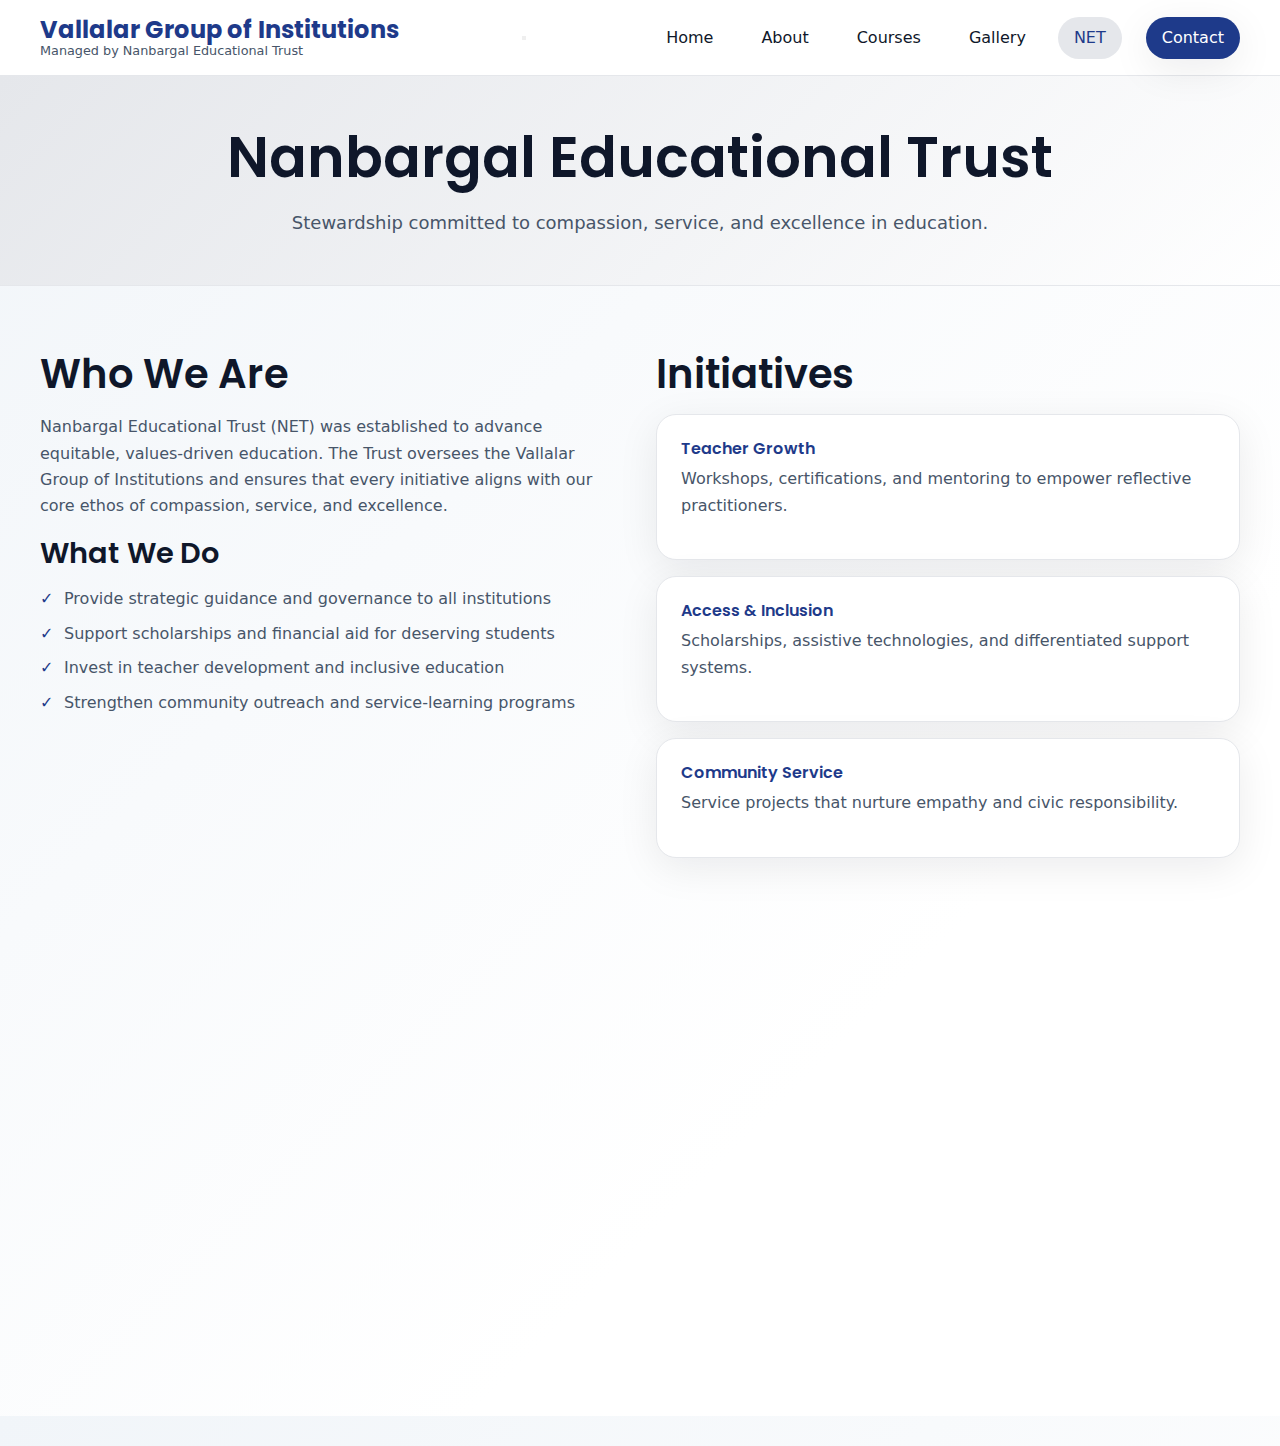
<file: net.html>
<!DOCTYPE html>
<html lang="en">
  <head>
    <meta charset="UTF-8" />
    <meta name="viewport" content="width=device-width, initial-scale=1.0" />
    <meta name="description" content="Nanbargal Educational Trust (NET) – stewardship, values, and initiatives supporting Vallalar Group of Institutions." />
    <title>NET | Nanbargal Educational Trust</title>
    <link rel="preconnect" href="https://fonts.googleapis.com" />
    <link rel="preconnect" href="https://fonts.gstatic.com" crossorigin />
    <link href="https://fonts.googleapis.com/css2?family=Open+Sans:wght@300;400;500;600;700&family=Poppins:wght@300;400;500;600;700&display=swap" rel="stylesheet" />
    <link rel="stylesheet" href="assets/css/styles.css" />
  </head>
  <body>
    <header class="site-header">
      <div class="container header-wrap">
        <a class="brand" href="index.html" aria-label="Vallalar Group of Institutions home">
          <span class="brand-title">Vallalar Group of Institutions</span>
          <span class="brand-sub">Managed by Nanbargal Educational Trust</span>
        </a>
        <button class="nav-toggle" aria-expanded="false" aria-controls="primary-nav" aria-label="Toggle navigation">
          <span class="nav-toggle-bar"></span>
          <span class="nav-toggle-bar"></span>
          <span class="nav-toggle-bar"></span>
        </button>
        <nav id="primary-nav" class="site-nav" aria-label="Primary">
          <button class="nav-close" aria-label="Close navigation">×</button>
          <ul>
            <li><a href="index.html">Home</a></li>
            <li><a href="about.html">About</a></li>
            <li><a href="courses.html">Courses</a></li>
            <li><a href="gallery.html">Gallery</a></li>
            <li><a class="active" href="net.html">NET</a></li>
            <li><a class="btn btn-sm btn-primary" href="contact.html">Contact</a></li>
          </ul>
        </nav>
      </div>
    </header>

    <main>
      <section class="page-hero">
        <div class="container">
          <h1>Nanbargal Educational Trust</h1>
          <p class="lead">Stewardship committed to compassion, service, and excellence in education.</p>
        </div>
      </section>

      <section class="section">
        <div class="container grid two">
          <div>
            <h2>Who We Are</h2>
            <p>
              Nanbargal Educational Trust (NET) was established to advance equitable, values-driven education.
              The Trust oversees the Vallalar Group of Institutions and ensures that every initiative aligns with
              our core ethos of compassion, service, and excellence.
            </p>
            <h3>What We Do</h3>
            <ul class="checklist">
              <li>Provide strategic guidance and governance to all institutions</li>
              <li>Support scholarships and financial aid for deserving students</li>
              <li>Invest in teacher development and inclusive education</li>
              <li>Strengthen community outreach and service-learning programs</li>
            </ul>
          </div>
          <div>
            <h2>Initiatives</h2>
            <div class="feature">
              <h4>Teacher Growth</h4>
              <p>Workshops, certifications, and mentoring to empower reflective practitioners.</p>
            </div>
            <div class="feature" style="margin-top: 12px;">
              <h4>Access & Inclusion</h4>
              <p>Scholarships, assistive technologies, and differentiated support systems.</p>
            </div>
            <div class="feature" style="margin-top: 12px;">
              <h4>Community Service</h4>
              <p>Service projects that nurture empathy and civic responsibility.</p>
            </div>
          </div>
        </div>
      </section>

      <section class="section alt">
        <div class="container">
          <h2>Contact NET</h2>
          <p class="muted">For partnerships and support programs, write to <a href="mailto:trust@vallalar.edu">trust@vallalar.edu</a>.</p>
        </div>
      </section>
    </main>

    <footer class="site-footer">
      <div class="container footer-grid">
        <div>
          <div class="brand-title">Vallalar Group of Institutions</div>
          <p class="muted">Compassion • Service • Excellence</p>
        </div>
        <div>
          <nav aria-label="Footer">
            <ul class="footer-links">
              <li><a href="about.html">About</a></li>
              <li><a href="courses.html">Courses</a></li>
              <li><a href="gallery.html">Gallery</a></li>
              <li><a href="contact.html">Contact</a></li>
              <li><a href="net.html" aria-current="page">NET</a></li>
            </ul>
          </nav>
        </div>
        <div>
          <p class="muted small">Managed by Nanbargal Educational Trust</p>
          <p class="muted small">© <span id="year"></span> Vallalar Group of Institutions. All rights reserved.</p>
        </div>
      </div>
    </footer>

    <script src="assets/js/script.js"></script>
  </body>
  </html>
</file>
<file: assets/css/styles.css>
:root {
  /* Professional palette */
  --color-primary: #1E3A8A; /* Navy */
  --color-secondary: #FACC15; /* Gold */
  --color-tertiary: #F1F5F9; /* Soft neutral background */
  --color-accent: #E5E7EB; /* Light gray accents/borders */
  --color-surface: #ffffff;
  --color-ink: #0f172a; /* Dark slate for body text */
  --color-muted: #475569; /* Muted slate */
  --radius: 20px;
  --radius-pill: 9999px;
  --shadow: 0 10px 40px rgba(2, 6, 23, 0.08);
  --shadow-lg: 0 20px 60px rgba(2, 6, 23, 0.12);

  /* Hamburger configuration */
  --hamburger-size: 44px;     /* button width & height */
  --bar-width: 26px;          /* length of bars */
  --bar-height: 3px;          /* thickness of bars */
  --gap: 8px;                 /* spacing between bars */
  --accent: #b21f2d;          /* active color */
  --muted: #222;              /* default bar color */
  --hamburger-duration: 360ms;
  --hamburger-timing: cubic-bezier(.2,.9,.3,1);
}

* { 
  box-sizing: border-box; 
  margin: 0;
  padding: 0;
}

html { 
  scroll-behavior: smooth; 
}

body {
  font-family: "Inter", system-ui, -apple-system, "Segoe UI", Roboto, Arial, sans-serif;
  color: var(--color-ink);
  background: linear-gradient(135deg, var(--color-tertiary) 0%, #ffffff 70%);
  line-height: 1.65;
}

img { 
  max-width: 100%; 
  display: block; 
}

.container { 
  width: min(1200px, 95%); 
  margin: 0 auto; 
}

/* Typography */
h1, h2, h3, h4, h5, h6 { 
  font-family: "Poppins", system-ui, -apple-system, "Segoe UI", Roboto, Arial, sans-serif;
  font-weight: 600;
  line-height: 1.2;
  margin-bottom: 1rem;
  color: var(--color-ink);
}

h1 { font-size: clamp(2rem, 5vw, 3.5rem); }
h2 { font-size: clamp(1.5rem, 4vw, 2.5rem); }
h3 { font-size: clamp(1.2rem, 3vw, 1.8rem); }

p { 
  margin-bottom: 1rem; 
  color: var(--color-muted);
}

.lead { 
  font-size: 1.125rem; 
  color: var(--color-muted); 
}

.muted { 
  color: var(--color-muted); 
}

.small { 
  font-size: 0.875rem; 
}

/* Layout */
.grid { 
  display: grid; 
  gap: 2rem; 
}

.grid.two { 
  grid-template-columns: 1fr; 
}

.grid.three { 
  grid-template-columns: 1fr; 
}

.grid.four { 
  grid-template-columns: 1fr; 
}

.grid.cards-4 {
  grid-template-columns: 1fr;
}

@media (min-width: 768px) {
  .grid.two { 
    grid-template-columns: repeat(2, 1fr); 
  }
}

@media (min-width: 1024px) {
  .grid.three { 
    grid-template-columns: repeat(3, 1fr); 
  }
  .grid.four { 
    grid-template-columns: repeat(4, 1fr); 
  }
  .grid.cards-4 { 
    grid-template-columns: repeat(4, 1fr); 
  }
}

.span-2 {
  grid-column: span 1;
}

@media (min-width: 768px) {
  .span-2 {
    grid-column: span 2;
  }
}

/* Buttons */
.btn {
  display: inline-flex;
  align-items: center;
  justify-content: center;
  padding: 1rem 2rem;
  border-radius: var(--radius-pill);
  text-decoration: none;
  font-weight: 600;
  font-size: 0.95rem;
  border: none;
  cursor: pointer;
  transition: all 0.3s ease;
  text-align: center;
}

.btn-primary {
  background: var(--color-primary);
  color: white;
  box-shadow: var(--shadow);
}

.btn-primary:hover {
  background: #162f6a; /* darker navy */
  transform: translateY(-2px);
  box-shadow: var(--shadow-lg);
}

.btn-secondary {
  background: var(--color-secondary);
  color: #1e293b;
  box-shadow: var(--shadow);
}

.btn-secondary:hover {
  background: #eab308; /* slightly darker gold */
  transform: translateY(-2px);
  box-shadow: var(--shadow-lg);
}

.btn-outline {
  background: transparent;
  color: var(--color-primary);
  border: 2px solid var(--color-primary);
}

.btn-outline:hover {
  background: var(--color-primary);
  color: white;
}

.btn-sm { 
  padding: 0.75rem 1.5rem; 
  font-size: 0.875rem; 
}

/* Header */
.site-header {
  position: sticky;
  top: 0;
  z-index: 100;
  background: #ffffff; /* fully opaque frosted-style surface */
  backdrop-filter: none;
  border-bottom: 1px solid var(--color-accent);
  padding: 1rem 0;
}

.header-wrap {
  display: flex;
  align-items: center;
  justify-content: space-between;
}

.brand {
  text-decoration: none;
  color: inherit;
  display: flex;
  flex-direction: column;
  align-items: flex-start;
}

.brand-title {
  font-family: "Poppins", sans-serif;
  font-weight: 700;
  font-size: 1.5rem;
  color: var(--color-primary);
  line-height: 1.2;
}

.brand-sub {
  font-size: 0.8rem;
  color: var(--color-muted);
  margin-top: -2px;
  line-height: 1.3;
}

/* Hamburger button */
.hamburger {
  width: var(--hamburger-size);
  height: var(--hamburger-size);
  display: inline-grid;
  place-items: center;
  background: transparent;
  border: 0;
  padding: 0;
  cursor: pointer;
  -webkit-tap-highlight-color: transparent;
  /* stack bars vertically using gap */
  --stack-offset: calc(var(--bar-height) + var(--gap));
  display: flex;
  flex-direction: column;
  align-items: center;
  justify-content: center;
  gap: var(--gap);
}

.hamburger:focus { 
  outline: 2px solid rgba(0,0,0,0.08); 
  outline-offset: 4px; 
  border-radius: var(--radius-pill); 
}

.hamburger .bar {
  display: block;
  width: var(--bar-width);
  height: var(--bar-height);
  background: var(--muted);
  border-radius: 99px;
  transition: transform var(--hamburger-duration) var(--hamburger-timing), opacity var(--hamburger-duration) var(--hamburger-timing), background 140ms;
  transform-origin: 50% 50%;
  box-shadow: 0 1px 0 rgba(0,0,0,0.04) inset;
}

/* transform state (when aria-expanded="true") */
.hamburger[aria-expanded="true"] .bar { 
  background: var(--accent); 
}

/* top bar: rotate to form top of X */
.hamburger[aria-expanded="true"] .bar:nth-child(1){
  transform: translateY(calc(var(--stack-offset) * 0.0)) rotate(45deg) scaleX(1.05);
}

/* middle bar: fade out */
.hamburger[aria-expanded="true"] .bar:nth-child(2){
  opacity: 0;
  transform: scaleX(0.6);
}

/* bottom bar: rotate to form bottom of X */
.hamburger[aria-expanded="true"] .bar:nth-child(3){
  transform: translateY(calc(var(--stack-offset) * -0.0)) rotate(-45deg) scaleX(1.05);
}

/* micro interactions */
.hamburger:active .bar{ transform: scaleX(0.98); }

@media (prefers-reduced-motion: reduce){
  .hamburger .bar{ transition: none; }
}

/* Optional: size responsiveness */
@media (max-width:420px){
  :root{ --hamburger-size:40px; --bar-width:22px; --bar-height:3px; --gap:7px; }
}

/* Mobile nav close button */
.nav-close {
  position: absolute;
  top: 2rem;
  right: 2rem;
  background: none;
  border: none;
  font-size: 2rem;
  color: var(--color-ink);
  cursor: pointer;
  width: 48px;
  height: 48px;
  display: flex;
  align-items: center;
  justify-content: center;
  border-radius: 50%;
  transition: all 0.3s ease;
}

.nav-close:hover {
  background: var(--color-accent);
  color: var(--color-primary);
}

.site-nav {
  position: fixed;
  top: 0;
  right: 0;
  left: auto;
  width: 80vw;
  max-width: 80vw;
  height: 100vh;
  background: linear-gradient(135deg, rgba(255, 255, 255, 0.72) 0%, rgba(255, 255, 255, 0.42) 100%);
  backdrop-filter: blur(18px) saturate(140%);
  -webkit-backdrop-filter: blur(18px) saturate(140%);
  border-left: 1px solid rgba(255, 255, 255, 0.6);
  background-clip: padding-box;
  padding: 2rem;
  display: flex;
  z-index: 1000;
  overflow-y: auto;
  transform: translateX(100%);
  visibility: hidden;
  pointer-events: none;
  box-shadow: -8px 0 24px rgba(15, 23, 42, 0.12);
  transition: transform 0.35s ease, visibility 0s linear 0.35s;
}

.site-nav.open,
.nav-open #primary-nav {
  transform: translateX(0);
  visibility: visible;
  pointer-events: auto;
  transition: transform 0.35s ease;
  align-items: center;
  justify-content: center;
}

.site-nav ul {
  list-style: none;
  display: flex;
  flex-direction: column;
  gap: 1.5rem;
  text-align: center;
  width: 100%;
  max-width: 300px;
}

.site-nav a {
  text-decoration: none;
  color: var(--color-ink);
  padding: 1rem 1.5rem;
  border-radius: var(--radius-pill);
  font-weight: 500;
  font-size: 1.1rem;
  transition: all 0.3s ease;
  display: block;
}

.site-nav a:hover,
.site-nav a.active {
  background: var(--color-accent);
  color: var(--color-primary);
}

.site-nav .btn {
  margin-top: 0.5rem;
  justify-self: stretch;
}

.site-nav .btn-primary {
  color: white !important;
  background: var(--color-primary);
  border: none;
}

.site-nav .btn-primary.active {
  color: white !important;
  background: var(--color-primary);
}

.site-nav .btn-primary:hover {
  background: #3a5a44 !important;
}

@media (min-width: 1024px) {
  .hamburger,
  .nav-close {
    display: none;
  }
  
  .site-nav {
    position: static;
    background: transparent;
    box-shadow: none;
    padding: 0;
    display: block;
    width: auto;
    height: auto;
    z-index: auto;
    backdrop-filter: none;
    -webkit-backdrop-filter: none;
    overflow-y: visible;
    transform: none !important;
    visibility: visible !important;
    pointer-events: auto !important;
  }
  
  .site-nav ul {
    flex-direction: row;
    gap: 1rem;
    align-items: center;
    width: auto;
    max-width: none;
    text-align: left;
  }
  
  .site-nav a {
    font-size: 1rem;
    padding: 0.5rem 1rem;
  }
  
  .site-nav .btn {
    margin-top: 0;
    margin-left: 0.5rem;
  }
  
  .site-nav .btn-primary {
    color: white !important;
  }
  
  .site-nav .btn-primary:hover {
    color: white !important;
  }
}

/* Hero Section */
.hero {
  padding: 5rem 0 4rem;
  text-align: left;
  background: linear-gradient(135deg, rgba(30, 58, 138, 0.06) 0%, rgba(255,255,255,0.9) 60%),
              radial-gradient(1200px 400px at 0% 0%, rgba(250, 204, 21, 0.06), transparent 60%);
}

@media (max-width: 767px) {
  .hero {
    padding: 2rem 0;
  }
}

@media (max-width: 767px) {
  .hero {
    text-align: center;
  }
}

.hero-grid {
  display: grid;
  grid-template-columns: 1fr;
  gap: 2rem;
  align-items: center;
}

@media (min-width: 1024px) {
  .hero-grid {
    grid-template-columns: 1fr 1.2fr;
  }
}

.hero h1 {
  margin-bottom: 1rem;
  color: var(--color-ink);
}

.hero p {
  font-size: 1.125rem;
  max-width: 640px;
  margin: 0 0 2rem;
  color: var(--color-muted);
}

@media (max-width: 767px) {
  .hero p {
    margin: 0 auto 2rem;
  }
}

.hero-ctas {
  display: flex;
  gap: 1rem;
  justify-content: flex-start;
  flex-wrap: wrap;
  margin-bottom: 2rem;
}

@media (max-width: 767px) {
  .hero-ctas {
    justify-content: center;
  }
}

.trust-note {
  font-size: 0.9rem;
  color: var(--color-muted);
  font-style: italic;
  margin-top: 1.5rem;
}

.hero-visual {
  position: relative;
  min-height: 380px;
}

@media (min-width: 768px) {
  .hero-visual {
    min-height: 420px;
  }
}

@media (min-width: 1024px) {
  .hero-visual {
    min-height: 480px;
  }
}

.hero-blob {
  position: absolute;
  inset: 0;
  border-radius: 24px;
  background: radial-gradient(ellipse at center, var(--color-accent) 0%, rgba(214, 229, 229, 0.4) 50%, rgba(214, 229, 229, 0.1) 100%);
  filter: blur(20px);
  opacity: 0.8;
}

.hero-image {
  position: absolute;
  inset: 0;
  display: flex;
  align-items: center;
  justify-content: center;
  padding: 5px;
  z-index: 10;
}

.hero-image img {
  width: 100%;
  height: 100%;
  max-width: 550px;
  max-height: 420px;
  min-width: 320px;
  min-height: 240px;
  border-radius: var(--radius);
  box-shadow: var(--shadow);
  object-fit: cover;
  background: rgba(255, 255, 255, 0.98);
  padding: 8px;
  border: 1px solid var(--color-accent);
}

@media (max-width: 1024px) {
  .hero-image img {
    width: 95%;
    height: 95%;
    max-width: 380px;
    max-height: 280px;
  }
}

@media (max-width: 767px) {
  .hero-visual {
    min-height: 340px;
  }
  
  .hero-image {
    padding: 8px;
  }
  
  .hero-image img {
    width: 90%;
    height: 90%;
    max-width: 350px;
    max-height: 260px;
    min-width: 250px;
    min-height: 180px;
    padding: 6px;
  }
}

/* Page Hero */
.page-hero {
  padding: 3rem 0 2rem;
  text-align: center;
  background: linear-gradient(135deg, var(--color-accent) 0%, rgba(255,255,255,0.8) 100%);
  border-bottom: 1px solid var(--color-accent);
}

/* Sections */
.section {
  padding: 4rem 0;
}

.section.alt {
  background: linear-gradient(135deg, rgba(30,58,138,0.04) 0%, var(--color-tertiary) 50%, rgba(30,58,138,0.04) 100%);
}

.section-head {
  text-align: center;
  margin-bottom: 3rem;
}

.section-head h2 {
  margin-bottom: 1rem;
}

.section-head p {
  font-size: 1.125rem;
  max-width: 600px;
  margin: 0 auto;
}

/* Cards */
.card {
  background: white;
  border-radius: var(--radius);
  padding: 2rem;
  box-shadow: var(--shadow);
  border: 1px solid var(--color-accent);
  transition: all 0.3s ease;
  height: 100%;
  display: flex;
  flex-direction: column;
}

.card:hover {
  transform: translateY(-5px);
  box-shadow: var(--shadow-lg);
}

.card h3 {
  color: var(--color-primary);
  margin-bottom: 0.5rem;
}

.card .muted {
  color: var(--color-muted);
  font-size: 0.9rem;
  margin-bottom: 1rem;
}

.checklist {
  list-style: none;
  padding: 0;
  flex-grow: 1;
}

.checklist li {
  position: relative;
  padding-left: 1.5rem;
  margin-bottom: 0.5rem;
  color: var(--color-muted);
}

.checklist li::before {
  content: "✓";
  position: absolute;
  left: 0;
  color: var(--color-primary);
  font-weight: bold;
}

.card-cta {
  margin-top: auto;
  padding-top: 1rem;
}

.link {
  color: var(--color-primary);
  text-decoration: none;
  font-weight: 600;
}

.link:hover {
  text-decoration: underline;
}

/* Features */
.feature {
  background: white;
  border-radius: var(--radius);
  padding: 1.5rem;
  box-shadow: var(--shadow);
  border: 1px solid var(--color-accent);
  margin-bottom: 1rem;
}

.feature h4 {
  color: var(--color-primary);
  margin-bottom: 0.5rem;
}

/* Forms */
.form {
  background: white;
  border-radius: var(--radius);
  padding: 2rem;
  box-shadow: var(--shadow);
  border: 1px solid var(--color-accent);
}

.form-field {
  margin-bottom: 1.5rem;
}

.form-field label {
  display: block;
  margin-bottom: 0.5rem;
  font-weight: 600;
  color: var(--color-ink);
}

.form-field input,
.form-field select,
.form-field textarea {
  width: 100%;
  padding: 0.75rem 1rem;
  border: 2px solid var(--color-accent);
  border-radius: var(--radius-pill);
  font-family: inherit;
  font-size: 1rem;
  transition: border-color 0.3s ease;
}

.form-field input:focus,
.form-field select:focus,
.form-field textarea:focus {
  outline: none;
  border-color: var(--color-primary);
}

.form-actions {
  display: flex;
  gap: 1rem;
  align-items: center;
  margin-top: 1.5rem;
}

.form-status {
  color: var(--color-primary);
  font-weight: 600;
}

.checkbox {
  display: flex;
  align-items: flex-start;
  gap: 0.5rem;
  margin: 1rem 0;
}

.checkbox input {
  margin-top: 0.25rem;
}

/* Pills */
.pill {
  display: inline-block;
  padding: 0.5rem 1rem;
  background: var(--color-accent);
  color: var(--color-primary);
  border-radius: 999px;
  font-size: 0.85rem;
  font-weight: 600;
  margin: 0.25rem 0.5rem 0.25rem 0;
  white-space: nowrap;
}

.pill-group {
  margin-top: 1rem;
}

/* Gallery */
.gallery-grid {
  display: grid;
  grid-template-columns: 1fr;
  gap: 1.5rem;
}

@media (min-width: 768px) {
  .gallery-grid {
    grid-template-columns: repeat(2, 1fr);
  }
}

@media (min-width: 1024px) {
  .gallery-grid {
    grid-template-columns: repeat(3, 1fr);
  }
}

.gallery-item {
  background: white;
  border-radius: var(--radius);
  overflow: hidden;
  box-shadow: var(--shadow);
  border: 1px solid var(--color-accent);
  transition: all 0.3s ease;
}

.gallery-item:hover {
  transform: translateY(-5px);
  box-shadow: var(--shadow-lg);
}

.gallery-item img {
  width: 100%;
  height: 250px;
  object-fit: cover;
}

.gallery-item figcaption {
  padding: 1rem;
  color: var(--color-ink);
  font-weight: 600;
}

/* Streams */
.stream {
  background: white;
  border-radius: var(--radius);
  padding: 2rem;
  box-shadow: var(--shadow);
  border: 1px solid var(--color-accent);
  margin-bottom: 2rem;
}

@media (max-width: 767px) {
  .stream {
    padding: 1.5rem;
  }
}

/* Stream header styles */
.stream-head {
  margin-bottom: 1.5rem;
}

.stream h3 {
  color: var(--color-primary);
  font-size: 1.5rem;
  margin: 0 0 1rem 0;
}

/* Mobile-first: pills stacked under title */
.stream-pills {
  display: flex;
  flex-wrap: wrap;
  gap: 0.5rem;
}

.stream-head .pill {
  margin: 0;
  flex: 1 1 calc(50% - 0.25rem);
  min-width: 120px;
  text-align: center;
  display: flex;
  align-items: center;
  justify-content: center;
}

/* Desktop: pills inline with title */
@media (min-width: 768px) {
  .stream h3 {
    font-size: 1.75rem;
    margin: 0;
    flex-shrink: 0;
    margin-right: 1rem;
  }
  
  .stream-head {
    display: flex;
    flex-wrap: wrap;
    align-items: center;
    gap: 0.75rem;
  }
  
  .stream-pills {
    display: flex;
    flex-wrap: wrap;
    gap: 0.75rem;
  }
  
  .stream-head .pill {
    flex: none;
    min-width: auto;
    margin: 0;
  }
}

/* About Quote */
.about-quote {
  background: var(--color-accent);
  border-radius: var(--radius);
  padding: 2rem;
  text-align: center;
}

.about-quote blockquote {
  font-size: 1.25rem;
  font-style: italic;
  color: var(--color-ink);
  margin-bottom: 1rem;
}

/* Map */
.map-wrap {
  border-radius: var(--radius);
  overflow: hidden;
  box-shadow: var(--shadow);
  border: 1px solid var(--color-accent);
}


/* Footer */
.site-footer {
  background: var(--color-primary);
  color: white;
  padding: 3rem 0 2rem;
  position: relative;
  overflow: hidden;
}

.site-footer::before {
  content: '';
  position: absolute;
  top: 0;
  left: 0;
  right: 0;
  bottom: 0;
  background: linear-gradient(45deg, rgba(255,255,255,0.03) 0%, transparent 50%, rgba(255,255,255,0.03) 100%);
  animation: peacefulWave 8s ease-in-out infinite;
}

.site-footer::after {
  content: '';
  position: absolute;
  top: 0;
  left: 0;
  width: 100%;
  height: 100%;
  background-image: 
    radial-gradient(2px 2px at 20px 30px, rgba(255,255,255,0.15), transparent),
    radial-gradient(2px 2px at 40px 70px, rgba(255,255,255,0.1), transparent),
    radial-gradient(1px 1px at 90px 40px, rgba(255,255,255,0.1), transparent),
    radial-gradient(1px 1px at 130px 80px, rgba(255,255,255,0.08), transparent),
    radial-gradient(2px 2px at 160px 30px, rgba(255,255,255,0.1), transparent);
  background-size: 200px 100px;
  animation: floatingDots 12s linear infinite;
  pointer-events: none;
}

@keyframes peacefulWave {
  0%, 100% {
    transform: translateX(-3px) translateY(-2px);
    opacity: 0.2;
  }
  50% {
    transform: translateX(3px) translateY(2px);
    opacity: 0.4;
  }
}

@keyframes floatingDots {
  0% {
    transform: translateX(0px) translateY(0px);
  }
  33% {
    transform: translateX(-8px) translateY(-4px);
  }
  66% {
    transform: translateX(6px) translateY(-3px);
  }
  100% {
    transform: translateX(0px) translateY(0px);
  }
}

.footer-grid {
  display: grid;
  grid-template-columns: 1fr;
  gap: 2rem;
  text-align: center;
  position: relative;
  z-index: 1;
}

@media (min-width: 768px) {
  .footer-grid {
    grid-template-columns: repeat(3, 1fr);
    text-align: left;
  }
}

.footer-links {
  list-style: none;
  display: flex;
  flex-direction: column;
  gap: 0.5rem;
}

.footer-links a {
  color: rgba(255, 255, 255, 0.8);
  text-decoration: none;
  transition: all 0.4s ease;
  position: relative;
  padding: 0.25rem 0;
}

.footer-links a::after {
  content: '';
  position: absolute;
  bottom: 0;
  left: 50%;
  width: 0;
  height: 1px;
  background: rgba(255, 255, 255, 0.6);
  transition: all 0.4s ease;
  transform: translateX(-50%);
}

.footer-links a:hover::after {
  width: 100%;
}

.footer-links li {
  transform: translateY(0);
  transition: transform 0.3s ease;
}

.footer-links li:hover {
  transform: translateY(-2px);
}

.footer-links a:hover,
.footer-links a[aria-current="page"] {
  color: white;
}

.site-footer .brand-title {
  color: white;
  font-size: 1.25rem;
  margin-bottom: 0.5rem;
  animation: gentleBreath 4s ease-in-out infinite;
}

.site-footer p.muted {
  color: rgba(255, 255, 255, 0.7);
  animation: gentleGlow 3s ease-in-out infinite alternate;
}

@keyframes gentleBreath {
  0%, 100% {
    transform: scale(1);
  }
  50% {
    transform: scale(1.005);
  }
}

@keyframes gentleGlow {
  0% {
    opacity: 0.7;
  }
  100% {
    opacity: 0.9;
  }
}

/* Apple-style Scroll Animations - Consistent Bottom Pull-In */
.animate-on-scroll {
  opacity: 0;
  transition: all 0.5s cubic-bezier(0.25, 0.46, 0.45, 0.94);
}

/* Primary animation - pull in from bottom */
.animate-fade-up {
  transform: translateY(30px);
}

/* Legacy animation types - all redirect to fade-up for consistency */
.animate-fade-down {
  transform: translateY(30px);
}

.animate-fade-left {
  transform: translateY(30px);
}

.animate-fade-right {
  transform: translateY(30px);
}

.animate-scale-up {
  transform: translateY(30px) scale(0.97);
}

.animate-rotate-in {
  transform: translateY(30px) scale(0.97);
}

/* When element is visible */
.animate-visible {
  opacity: 1;
  transform: translateY(0) translateX(0) scale(1) rotate(0deg);
}

/* Staggered animations for children - all pull from bottom */
.stagger-children > * {
  opacity: 0;
  transform: translateY(20px);
  transition: all 0.4s cubic-bezier(0.25, 0.46, 0.45, 0.94);
}

.stagger-children.animate-visible > *:nth-child(1) {
  transition-delay: 0.05s;
}

.stagger-children.animate-visible > *:nth-child(2) {
  transition-delay: 0.1s;
}

.stagger-children.animate-visible > *:nth-child(3) {
  transition-delay: 0.15s;
}

.stagger-children.animate-visible > *:nth-child(4) {
  transition-delay: 0.2s;
}

.stagger-children.animate-visible > *:nth-child(5) {
  transition-delay: 0.25s;
}

.stagger-children.animate-visible > *:nth-child(6) {
  transition-delay: 0.3s;
}

.stagger-children.animate-visible > *:nth-child(7) {
  transition-delay: 0.35s;
}

.stagger-children.animate-visible > *:nth-child(8) {
  transition-delay: 0.4s;
}

.stagger-children.animate-visible > * {
  opacity: 1;
  transform: translateY(0);
}

/* Special animations for specific elements */
.hero-visual.animate-on-scroll {
  transition-delay: 0.2s;
}

.map-wrap.animate-on-scroll {
  transition-delay: 0.1s;
}

/* Pill animations - pull from bottom */
.pill-group.stagger-children .pill {
  transform: scale(0.95) translateY(20px);
  transition: all 0.4s cubic-bezier(0.25, 0.46, 0.45, 0.94);
}

.pill-group.animate-visible .pill {
  transform: scale(1) translateY(0);
}

/* Hero image animation - pull from bottom with no parallax */
.hero-image.animate-on-scroll {
  transform: translateY(25px) scale(0.98);
  transition: all 0.5s cubic-bezier(0.25, 0.46, 0.45, 0.94);
  transition-delay: 0.05s;
}

.hero-image.animate-visible {
  transform: translateY(0) scale(1);
}

/* Checklist staggered animations - pull from bottom */
.checklist.stagger-children li {
  transform: translateY(15px);
  transition: all 0.4s cubic-bezier(0.25, 0.46, 0.45, 0.94);
}

.checklist.animate-visible li {
  transform: translateY(0);
}

/* Parallax effect for hero sections */
.parallax-element {
  transition: transform 0.1s ease-out;
}

/* Utilities */
.text-center {
  text-align: center;
}

.apply-cta {
  text-align: left;
  margin-top: 1rem;
}

/* Align the apply CTA inside career card with body text */
.card .apply-cta {
  display: flex;
  align-items: center;
  justify-content: flex-start;
  gap: 0.75rem;
  text-align: left;
  margin-top: 0.5rem;
}

/* Make the email button look balanced and readable on small screens */
.apply-cta .btn {
  padding: 0.875rem 1.25rem;
  line-height: 1.2;
}

/* Responsive adjustments */
@media (max-width: 767px) {
  .hero-ctas {
    flex-direction: column;
    align-items: center;
  }
  
  .btn {
    width: 100%;
    max-width: 280px;
  }
  
  .form-actions {
    flex-direction: column;
    align-items: stretch;
  }
  
  /* Reduce motion intensity for mobile users */
  .animate-on-scroll {
    transition-duration: 0.4s;
  }
  
  .stagger-children > * {
    transition-duration: 0.3s;
  }
  
  /* Reduce transform distances on mobile - all pull from bottom */
  .animate-fade-up,
  .animate-fade-down,
  .animate-fade-left,
  .animate-fade-right,
  .animate-scale-up,
  .animate-rotate-in {
    transform: translateY(20px);
  }
  
  .animate-scale-up {
    transform: translateY(20px) scale(0.98);
  }
  
  .animate-rotate-in {
    transform: translateY(20px) scale(0.98);
  }
  
  /* Mobile staggered children */
  .stagger-children > * {
    transform: translateY(15px);
  }
  
  .site-footer::before,
  .site-footer::after {
    animation-duration: 15s;
  }
  
  .site-footer .brand-title {
    animation-duration: 6s;
  }
}

/* Icon cards */
.icon-card {
  text-align: left;
}

.icon-circle {
  width: 56px;
  height: 56px;
  border-radius: 50%;
  display: inline-flex;
  align-items: center;
  justify-content: center;
  background: rgba(30,58,138,0.1);
  color: var(--color-primary);
  margin-bottom: 1rem;
}

.icon-circle svg {
  width: 28px;
  height: 28px;
}

/* Material Symbols sizing in icon circles and buttons */
.icon-circle .material-symbols-rounded {
  font-size: 28px;
  line-height: 1;
}

.contact-fab .material-symbols-rounded {
  font-size: 20px;
}

.nav-close .material-symbols-rounded {
  font-size: 24px;
}

/* Floating contact button */
.contact-fab {
  position: fixed;
  right: 18px;
  bottom: calc(18px + env(safe-area-inset-bottom));
  z-index: 9999;
  background: var(--color-primary);
  color: #ffffff;
  border-radius: 9999px;
  padding: 0.875rem 1rem;
  display: inline-flex;
  align-items: center;
  gap: 0.5rem;
  text-decoration: none;
  box-shadow: var(--shadow-lg);
  transition: right 0.3s ease, left 0.3s ease, opacity 0.2s ease;
}

.contact-fab:hover {
  background: #162f6a;
}

.contact-fab svg {
  width: 20px;
  height: 20px;
}

/* When the slide-out nav (shelf) is open, hide the FAB */
.nav-open .contact-fab {
  display: none;
}

/* Hidden state: fade out and disable interactions when main CTA is visible */
.contact-fab.is-hidden {
  opacity: 0;
  pointer-events: none;
}

/* Respect user preferences for reduced motion */
@media (prefers-reduced-motion: reduce) {
  /* Disable scroll animations */
  .animate-on-scroll,
  .stagger-children > *,
  .parallax-element {
    opacity: 1 !important;
    transform: none !important;
    transition: none !important;
    animation: none !important;
  }
  
  /* Disable footer animations */
  .site-footer::before,
  .site-footer::after,
  .site-footer .brand-title,
  .site-footer p.muted {
    animation: none !important;
  }
  
  /* Keep hover effects but remove transitions */
  .footer-links a,
  .footer-links li,
  .card,
  .feature,
  .gallery-item,
  .btn {
    transition: none !important;
  }
}
</file>
